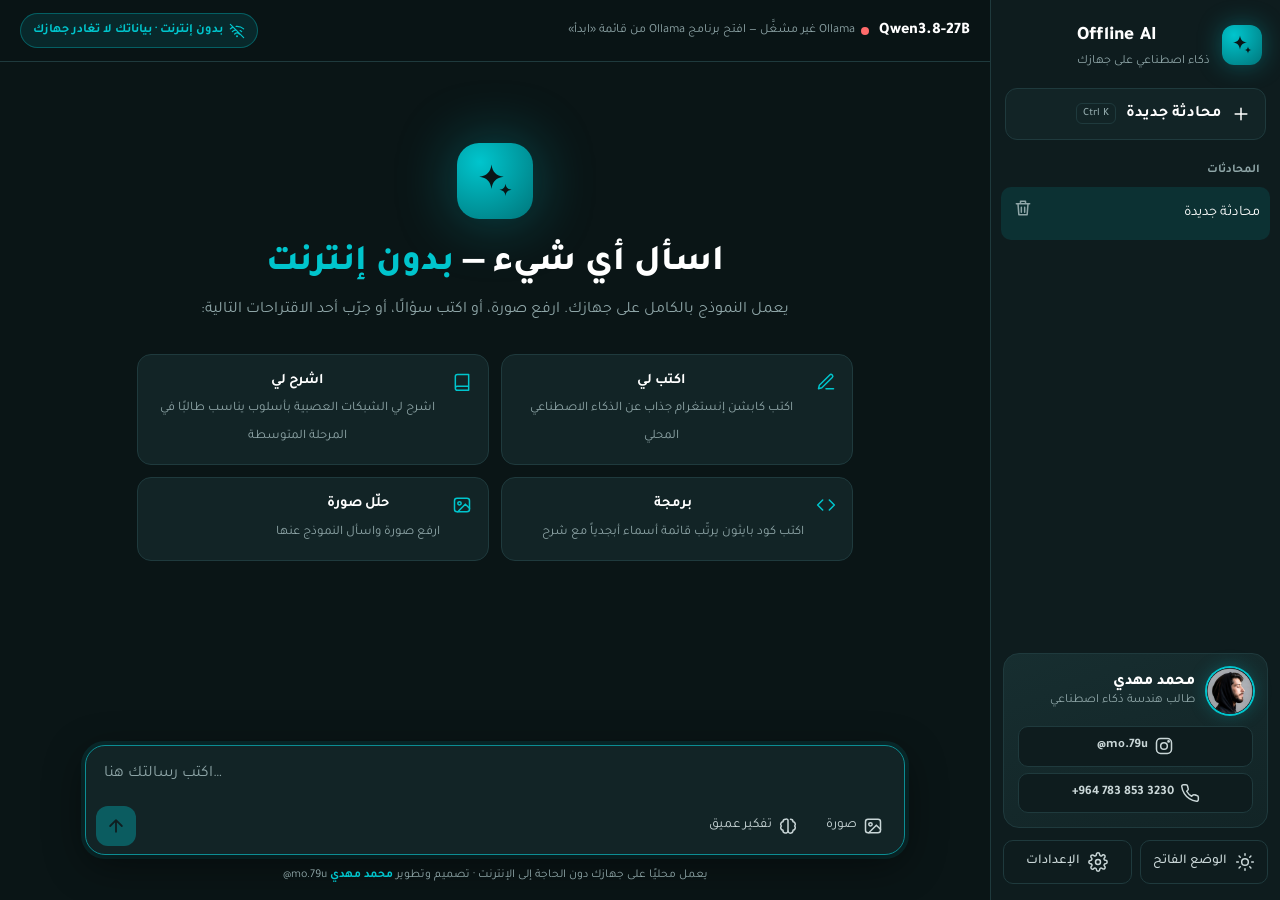
<file: index.html>
<!doctype html>
<!--
  Offline AI — chat with a local AI model, 100% offline.
  Designed & developed by Mohammed Mahdi (محمد مهدي) — Instagram @mo.79u
  MIT License — keep this notice when you share or modify the project.
-->
<html lang="ar" dir="rtl" data-theme="dark">
<head>
<meta charset="utf-8">
<meta name="viewport" content="width=device-width, initial-scale=1, viewport-fit=cover">
<meta name="author" content="Mohammed Mahdi (@mo.79u)">
<meta name="description" content="Offline AI — واجهة محادثة عربية لنماذج الذكاء الاصطناعي المحلية بدون إنترنت. تصميم وتطوير محمد مهدي.">
<title>Offline AI</title>
<link rel="icon" href="assets/favicon.svg" type="image/svg+xml">
<link rel="stylesheet" href="assets/app.css">
<script>
  // apply saved theme before first paint (no flash)
  try { const t = localStorage.getItem('oq.theme'); if (t) document.documentElement.dataset.theme = t; } catch {}
</script>
</head>
<body>
<svg width="0" height="0" style="position:absolute" aria-hidden="true">
  <symbol id="i-mark" viewBox="0 0 24 24"><path d="M10 2.5c.6 4.4 2.6 6.4 7 7-4.4.6-6.4 2.6-7 7-.6-4.4-2.6-6.4-7-7 4.4-.6 6.4-2.6 7-7Z" fill="currentColor"/><path d="M18 13.5c.3 2.2 1.3 3.2 3.5 3.5-2.2.3-3.2 1.3-3.5 3.5-.3-2.2-1.3-3.2-3.5-3.5 2.2-.3 3.2-1.3 3.5-3.5Z" fill="currentColor"/></symbol>
  <symbol id="i-plus" viewBox="0 0 24 24"><path d="M12 5v14M5 12h14"/></symbol>
  <symbol id="i-send" viewBox="0 0 24 24"><path d="M12 19V5M5 12l7-7 7 7"/></symbol>
  <symbol id="i-stop" viewBox="0 0 24 24"><rect x="7" y="7" width="10" height="10" rx="2" fill="currentColor" stroke="none"/></symbol>
  <symbol id="i-image" viewBox="0 0 24 24"><rect x="3" y="4" width="18" height="16" rx="3"/><circle cx="9" cy="10" r="2"/><path d="m21 16-5-5-9 9"/></symbol>
  <symbol id="i-brain" viewBox="0 0 24 24"><path d="M9 4a3 3 0 0 0-3 3 3 3 0 0 0-2 5 3 3 0 0 0 2 5 3 3 0 0 0 6 1V5a2 2 0 0 0-3-1Z"/><path d="M15 4a3 3 0 0 1 3 3 3 3 0 0 1 2 5 3 3 0 0 1-2 5 3 3 0 0 1-6 1"/></symbol>
  <symbol id="i-x" viewBox="0 0 24 24"><path d="M6 6l12 12M18 6 6 18"/></symbol>
  <symbol id="i-trash" viewBox="0 0 24 24"><path d="M4 7h16M10 11v6M14 11v6M6 7l1 13h10l1-13M9 7V4h6v3"/></symbol>
  <symbol id="i-copy" viewBox="0 0 24 24"><rect x="9" y="9" width="11" height="11" rx="2"/><path d="M5 15V5a1 1 0 0 1 1-1h10"/></symbol>
  <symbol id="i-check" viewBox="0 0 24 24"><path d="m5 12 5 5L20 7"/></symbol>
  <symbol id="i-redo" viewBox="0 0 24 24"><path d="M20 11a8 8 0 1 0-2.3 5.7M20 4v7h-7"/></symbol>
  <symbol id="i-gear" viewBox="0 0 24 24"><circle cx="12" cy="12" r="3"/><path d="M19.4 15a1.7 1.7 0 0 0 .3 1.8l.1.1a2 2 0 1 1-2.8 2.8l-.1-.1a1.7 1.7 0 0 0-1.8-.3 1.7 1.7 0 0 0-1 1.5V21a2 2 0 1 1-4 0v-.1a1.7 1.7 0 0 0-1.1-1.5 1.7 1.7 0 0 0-1.8.3l-.1.1a2 2 0 1 1-2.8-2.8l.1-.1a1.7 1.7 0 0 0 .3-1.8 1.7 1.7 0 0 0-1.5-1H3a2 2 0 1 1 0-4h.1a1.7 1.7 0 0 0 1.5-1.1 1.7 1.7 0 0 0-.3-1.8l-.1-.1a2 2 0 1 1 2.8-2.8l.1.1a1.7 1.7 0 0 0 1.8.3H9a1.7 1.7 0 0 0 1-1.5V3a2 2 0 1 1 4 0v.1a1.7 1.7 0 0 0 1 1.5 1.7 1.7 0 0 0 1.8-.3l.1-.1a2 2 0 1 1 2.8 2.8l-.1.1a1.7 1.7 0 0 0-.3 1.8V9a1.7 1.7 0 0 0 1.5 1H21a2 2 0 1 1 0 4h-.1a1.7 1.7 0 0 0-1.5 1Z"/></symbol>
  <symbol id="i-moon" viewBox="0 0 24 24"><path d="M21 12.8A9 9 0 1 1 11.2 3a7 7 0 0 0 9.8 9.8Z"/></symbol>
  <symbol id="i-sun" viewBox="0 0 24 24"><circle cx="12" cy="12" r="4"/><path d="M12 2v2M12 20v2M4.9 4.9l1.4 1.4M17.7 17.7l1.4 1.4M2 12h2M20 12h2M4.9 19.1l1.4-1.4M17.7 6.3l1.4-1.4"/></symbol>
  <symbol id="i-menu" viewBox="0 0 24 24"><path d="M4 7h16M4 12h16M4 17h16"/></symbol>
  <symbol id="i-wifi-off" viewBox="0 0 24 24"><path d="M2 2l20 20M8.5 16.5a5 5 0 0 1 7 0M5 13a10 10 0 0 1 5.2-2.8M19 13a10 10 0 0 0-2.3-1.7M2 8.8a15 15 0 0 1 4.2-2.6M22 8.8A15 15 0 0 0 10.7 5"/><circle cx="12" cy="20" r=".6" fill="currentColor"/></symbol>
  <symbol id="i-ig" viewBox="0 0 24 24"><rect x="3" y="3" width="18" height="18" rx="5"/><circle cx="12" cy="12" r="4"/><circle cx="17.5" cy="6.5" r=".8" fill="currentColor"/></symbol>
  <symbol id="i-phone" viewBox="0 0 24 24"><path d="M22 16.9v3a2 2 0 0 1-2.2 2 19.8 19.8 0 0 1-8.6-3.1 19.5 19.5 0 0 1-6-6A19.8 19.8 0 0 1 2.1 4.2 2 2 0 0 1 4.1 2h3a2 2 0 0 1 2 1.7c.1 1 .4 1.9.7 2.8a2 2 0 0 1-.5 2.1L8 9.9a16 16 0 0 0 6 6l1.3-1.3a2 2 0 0 1 2.1-.4c.9.3 1.8.6 2.8.7a2 2 0 0 1 1.7 2Z"/></symbol>
  <symbol id="i-pen" viewBox="0 0 24 24"><path d="M12 20h9M16.5 3.5a2.1 2.1 0 0 1 3 3L7 19l-4 1 1-4Z"/></symbol>
  <symbol id="i-code" viewBox="0 0 24 24"><path d="m16 18 6-6-6-6M8 6l-6 6 6 6"/></symbol>
  <symbol id="i-book" viewBox="0 0 24 24"><path d="M4 19.5A2.5 2.5 0 0 1 6.5 17H20V3H6.5A2.5 2.5 0 0 0 4 5.5v14ZM4 19.5A2.5 2.5 0 0 0 6.5 22H20v-5"/></symbol>
</svg>

<div class="app" id="app">
  <!-- ── Sidebar ── -->
  <aside class="sidebar" aria-label="القائمة">
    <div class="brand">
      <div class="brand-mark"><svg><use href="#i-mark"/></svg></div>
      <div>
        <div class="brand-name">Offline AI</div>
        <div class="brand-sub">ذكاء اصطناعي على جهازك</div>
      </div>
    </div>

    <button class="new-chat" id="newChat"><svg class="icon"><use href="#i-plus"/></svg> محادثة جديدة <kbd>Ctrl K</kbd></button>

    <div class="side-label">المحادثات</div>
    <nav class="chats" id="chatList"></nav>

    <div class="creator" id="creator">
      <div class="creator-top">
        <img src="assets/logo.png" alt="محمد مهدي">
        <div>
          <div class="name" id="creatorName"></div>
          <div class="bio" id="creatorBio"></div>
        </div>
      </div>
      <div class="creator-links" id="creatorLinks"></div>
    </div>
    <div class="side-actions">
      <button class="ghost-btn" id="themeBtn"><svg class="icon"><use href="#i-sun"/></svg><span>الوضع الفاتح</span></button>
      <button class="ghost-btn" id="settingsBtn"><svg class="icon"><use href="#i-gear"/></svg>الإعدادات</button>
    </div>
  </aside>
  <div class="scrim" id="scrim"></div>

  <!-- ── Main ── -->
  <main class="main" id="main">
    <header class="topbar">
      <button class="menu-btn" id="menuBtn" aria-label="فتح القائمة"><svg class="icon"><use href="#i-menu"/></svg></button>
      <div class="model-chip">
        <span class="model-name" id="modelName">—</span>
        <span class="status wait" id="status"><span class="dot"></span><span id="statusText">جاري الاتصال…</span></span>
      </div>
      <span class="offline-badge"><svg class="icon" style="width:16px;height:16px"><use href="#i-wifi-off"/></svg><span>بدون إنترنت<span class="long"> · بياناتك لا تغادر جهازك</span></span></span>
    </header>

    <div class="scroll" id="scroll">
      <section class="hero" id="hero">
        <div class="hero-mark"><svg><use href="#i-mark"/></svg></div>
        <h1>اسأل أي شيء — <em>بدون إنترنت</em></h1>
        <p>يعمل النموذج بالكامل على جهازك. ارفع صورة، أو اكتب سؤالًا، أو جرّب أحد الاقتراحات التالية:</p>
        <div class="suggestions" id="suggestions"></div>
      </section>
      <div class="thread" id="thread"></div>
    </div>

    <div class="composer-wrap">
      <form class="composer" id="composer">
        <div class="attachments" id="attachments"></div>
        <label class="sr" for="input">رسالتك</label>
        <textarea id="input" rows="1" placeholder="اكتب رسالتك هنا…" dir="auto"></textarea>
        <div class="composer-row">
          <button type="button" class="tool" id="attachBtn" title="إرفاق صورة"><svg class="icon"><use href="#i-image"/></svg><span class="lbl">صورة</span></button>
          <button type="button" class="tool" id="thinkBtn" aria-pressed="false" title="اجعل النموذج يفكّر قبل الإجابة (أبطأ وأدق)"><svg class="icon"><use href="#i-brain"/></svg><span class="lbl">تفكير عميق</span></button>
          <input type="file" id="fileInput" accept="image/*" multiple hidden>
          <button type="submit" class="send" id="sendBtn" disabled aria-label="إرسال"><svg class="icon"><use href="#i-send"/></svg></button>
        </div>
      </form>
      <div class="footnote" id="footnote"></div>
    </div>

    <div class="dropzone" id="dropzone">أفلت الصورة هنا</div>
  </main>
</div>

<!-- ── Settings ── -->
<div class="modal-back" id="settingsModal">
  <div class="modal" role="dialog" aria-modal="true" aria-labelledby="setTitle">
    <h2 id="setTitle">الإعدادات</h2>
    <p class="sub">يُحدَّد المحرّك تلقائيًا: إذا شغّلت <b>start-lowmem.bat</b> فسيُستخدم llama-server، وإلا فسيُستخدم Ollama.</p>

    <div class="field">
      <label>المحرّك</label>
      <div class="seg" id="engineSeg">
        <button type="button" data-v="auto">تلقائي</button>
        <button type="button" data-v="ollama">Ollama</button>
        <button type="button" data-v="llamacpp">llama-server</button>
      </div>
    </div>
    <div class="field" id="modelField">
      <label for="modelSelect">النموذج (Ollama)</label>
      <select id="modelSelect" class="ltr"></select>
      <small>النماذج التي نزّلتها بالأمر <code>ollama pull</code>.</small>
    </div>
    <div class="field">
      <label for="ollamaUrl">عنوان Ollama</label>
      <input id="ollamaUrl" class="ltr" placeholder="http://127.0.0.1:11434">
    </div>
    <div class="field">
      <label for="llamaUrl">عنوان llama-server</label>
      <input id="llamaUrl" class="ltr" placeholder="http://127.0.0.1:8089">
    </div>
    <div class="field">
      <label for="temp">الإبداع (Temperature): <span id="tempVal"></span></label>
      <input type="range" id="temp" min="0" max="1.5" step="0.05">
      <small>أقل = أدق وأثبت · أعلى = أكثر إبداعاً وتنوعاً.</small>
    </div>
    <div class="field">
      <label for="system">تعليمات ثابتة للنموذج (اختياري)</label>
      <textarea id="system" rows="3" dir="auto" placeholder="مثال: أجب باختصار وبأسلوب بسيط."></textarea>
    </div>
    <div class="modal-actions">
      <button type="button" class="btn" id="clearAll">حذف جميع المحادثات</button>
      <button type="button" class="btn primary" id="saveSettings">حفظ</button>
    </div>
  </div>
</div>

<div class="toast" id="toast"></div>
<script src="assets/app.js"></script>
</body>
</html>
</file>
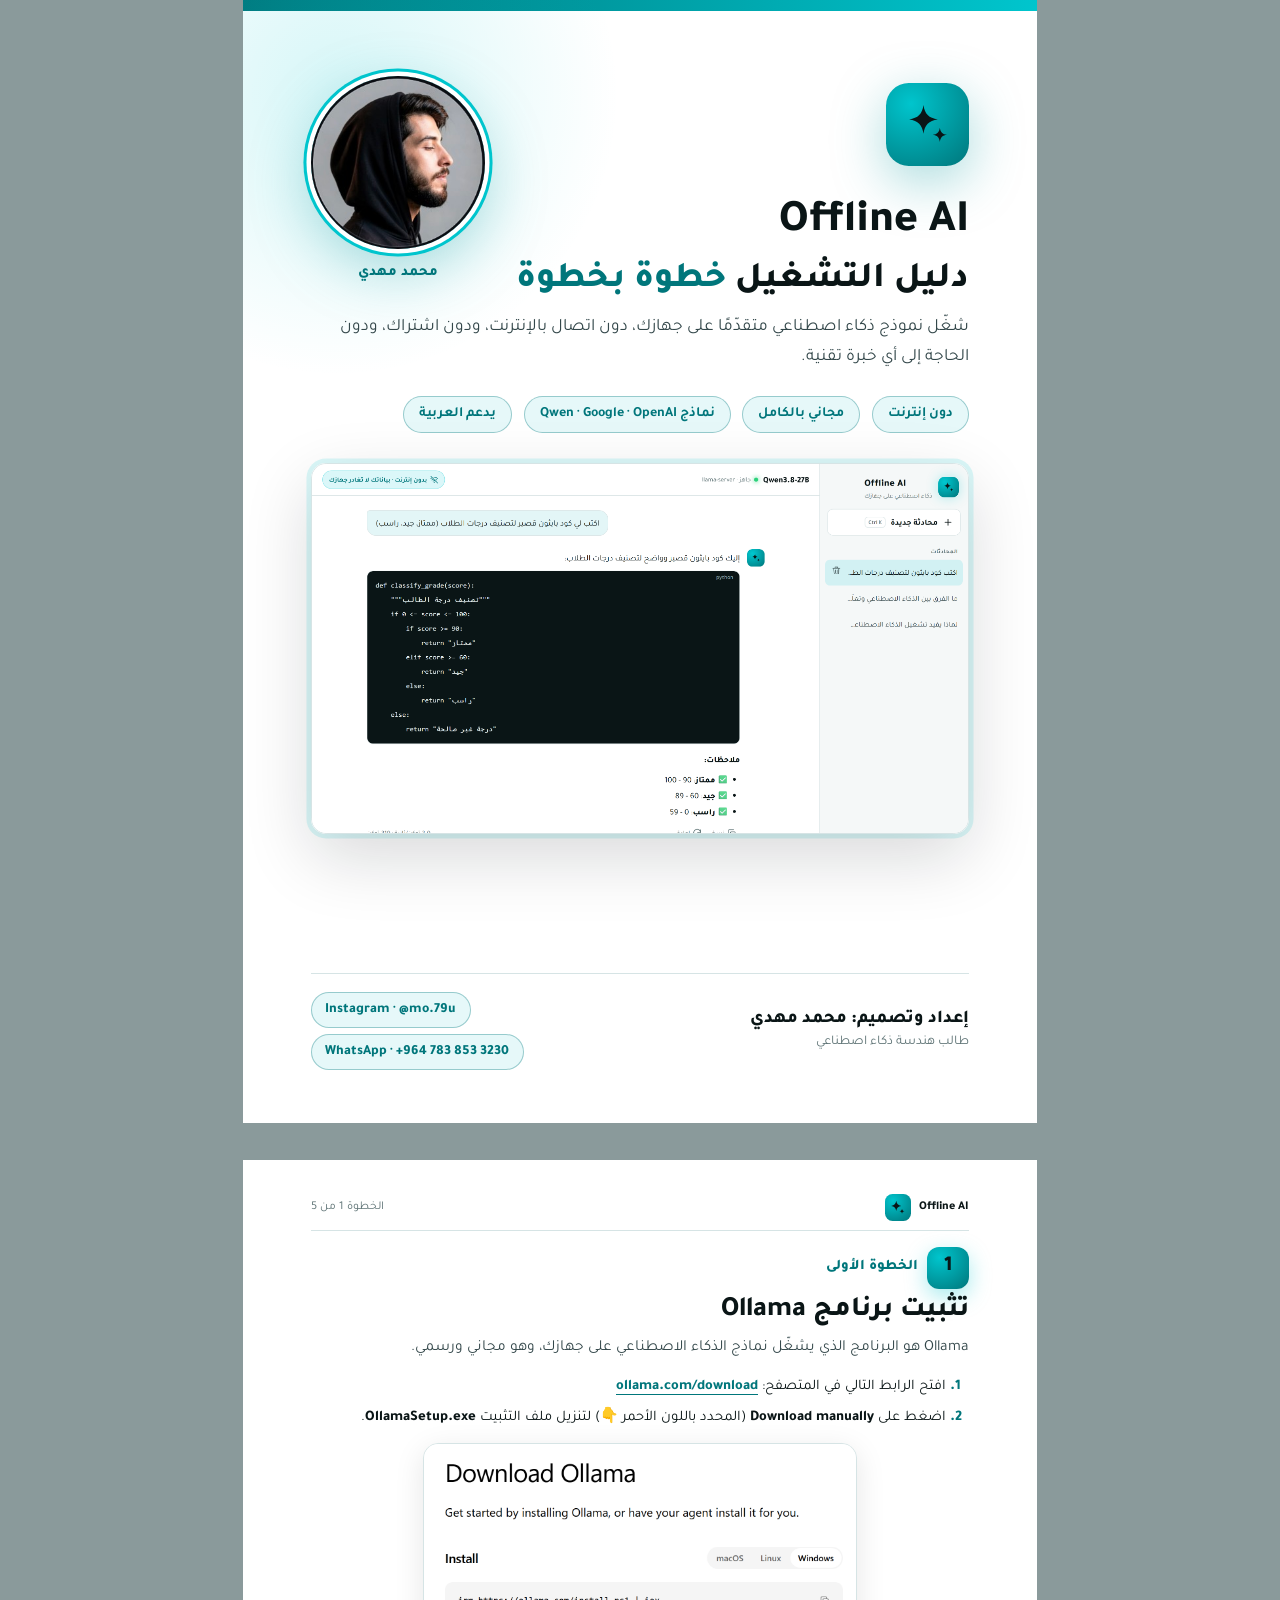
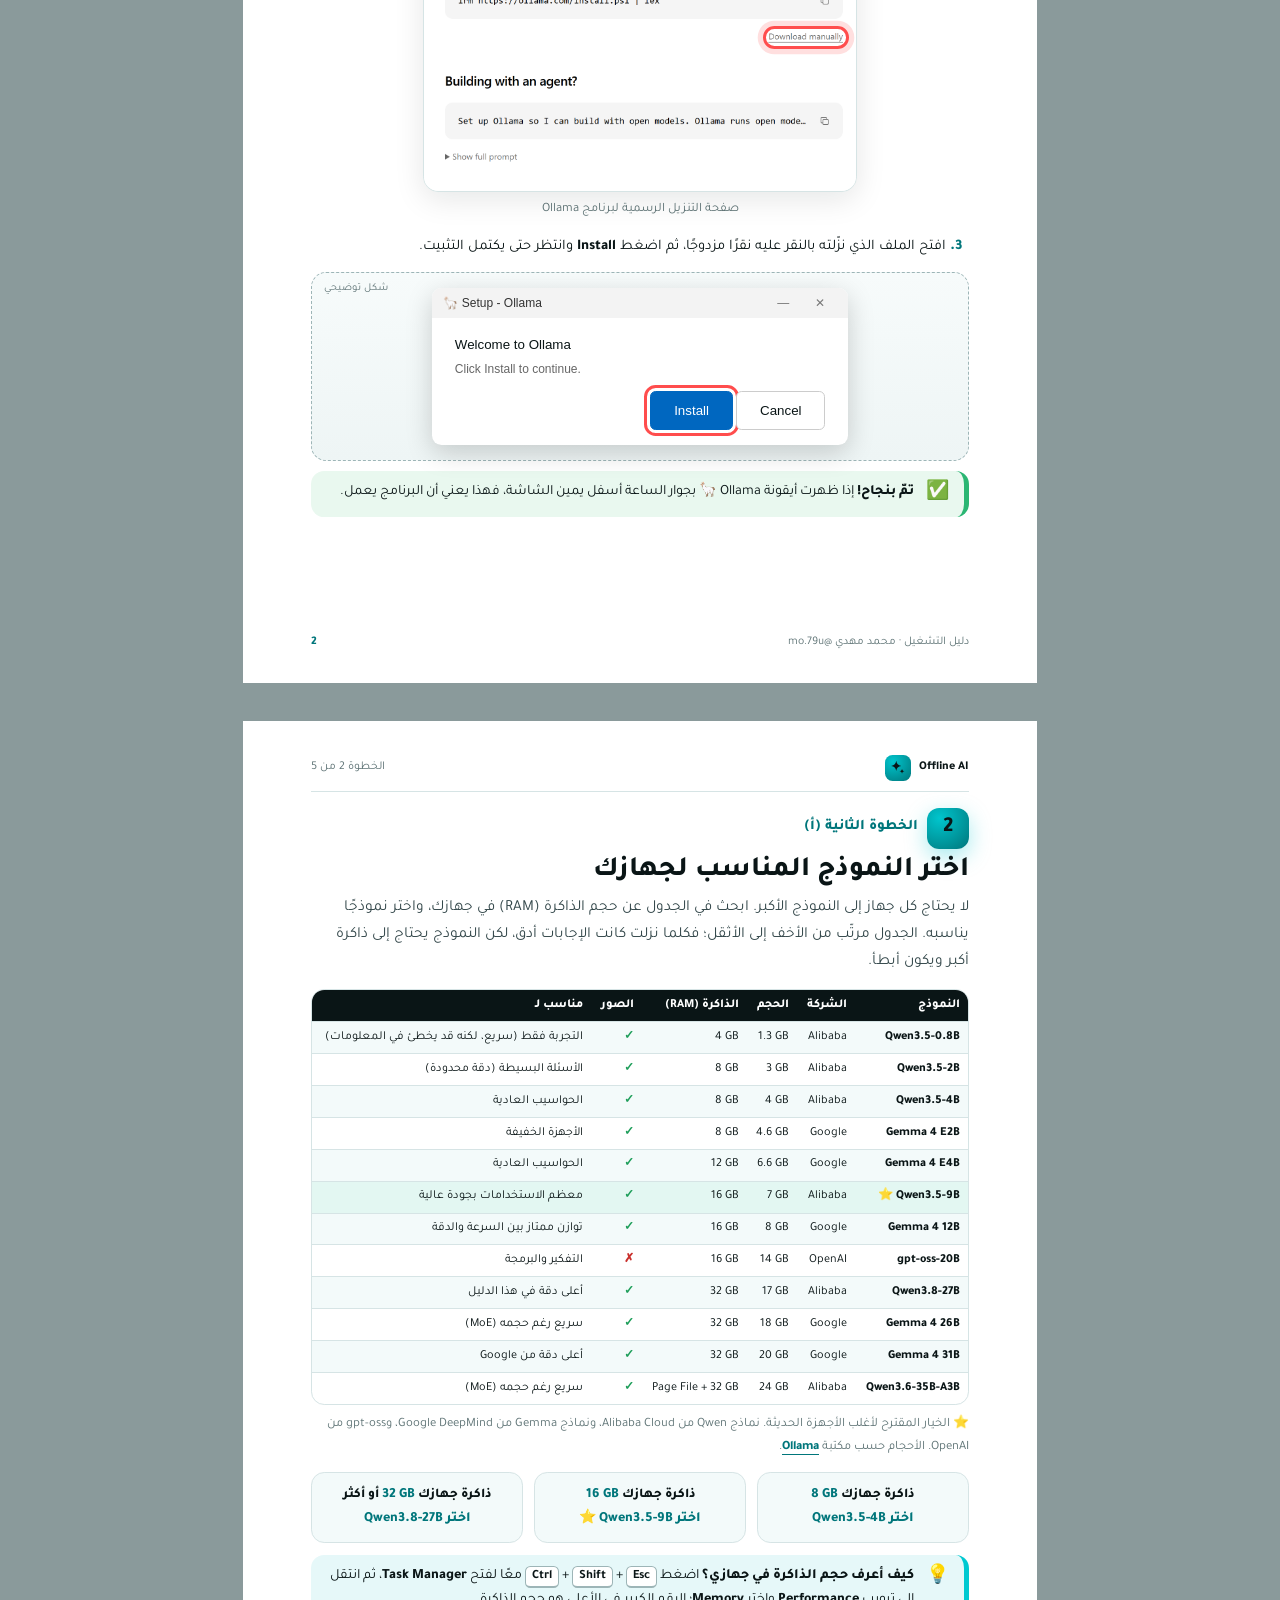
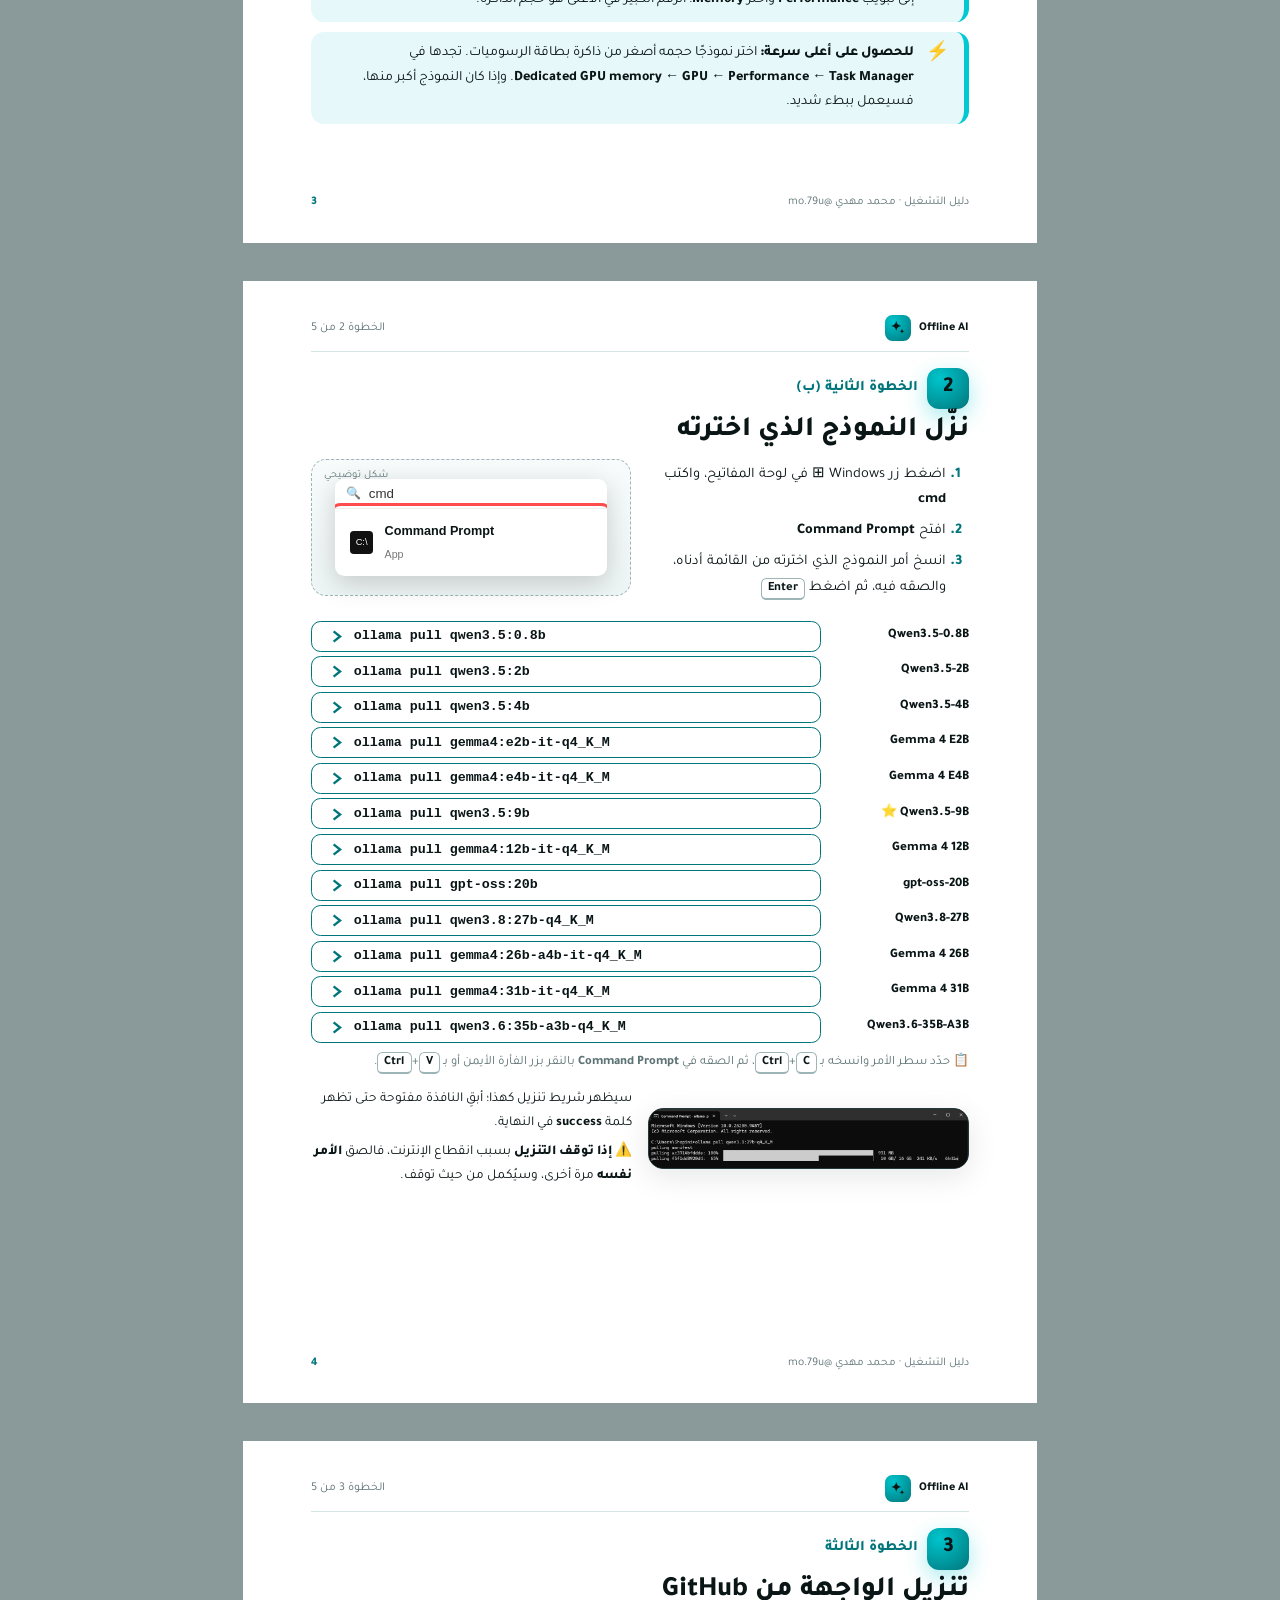
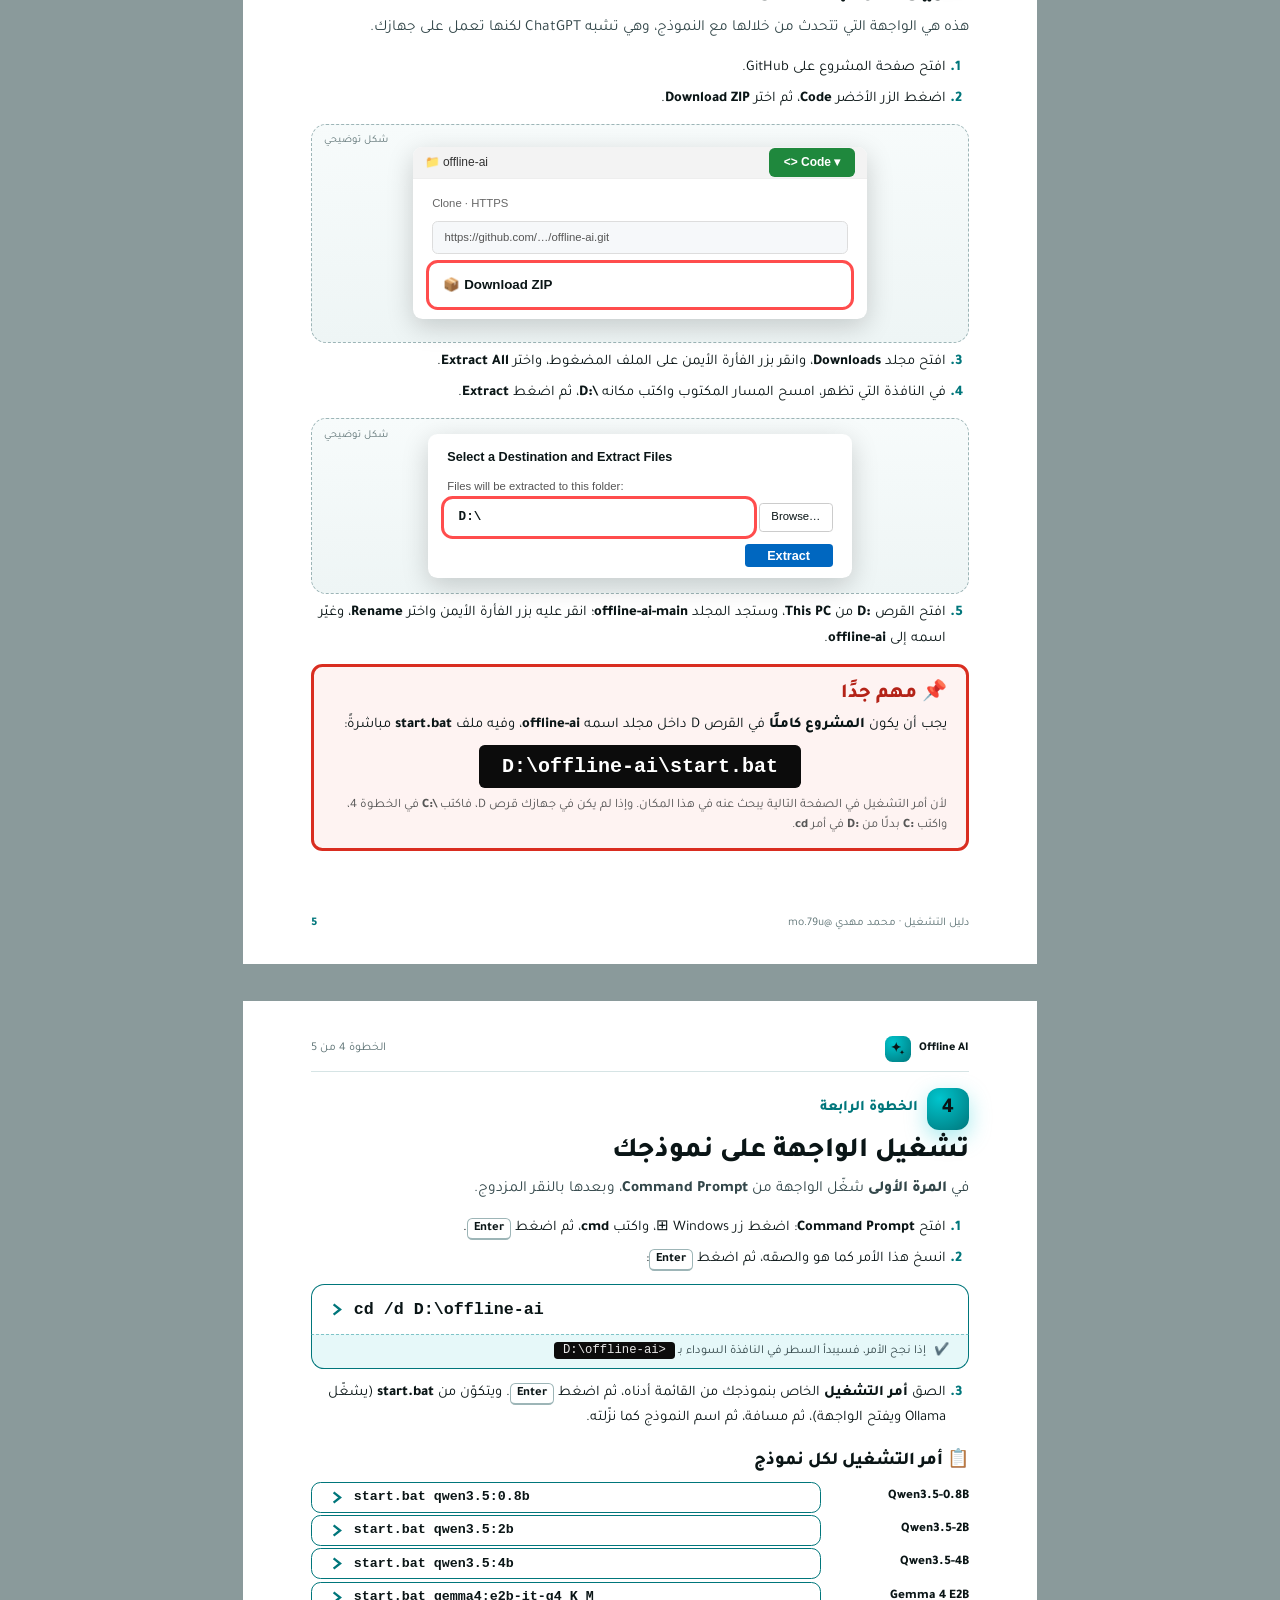
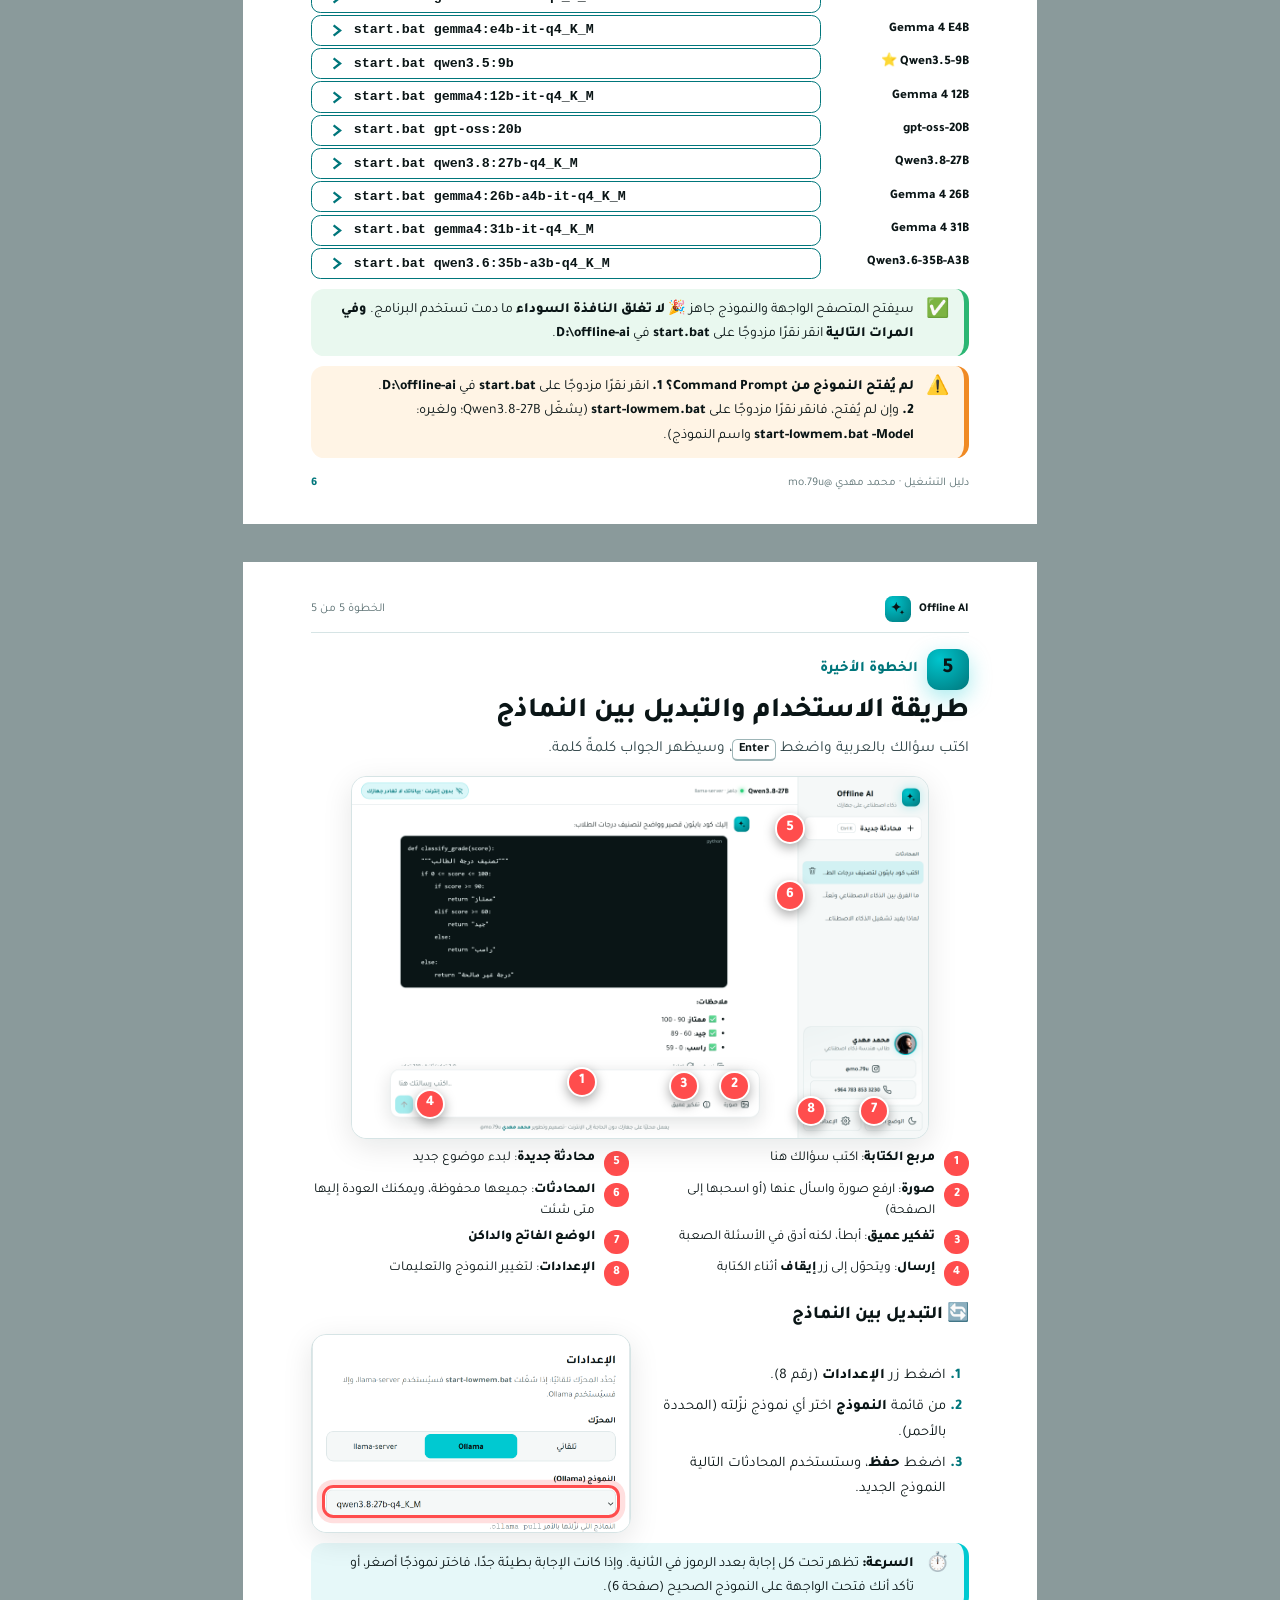
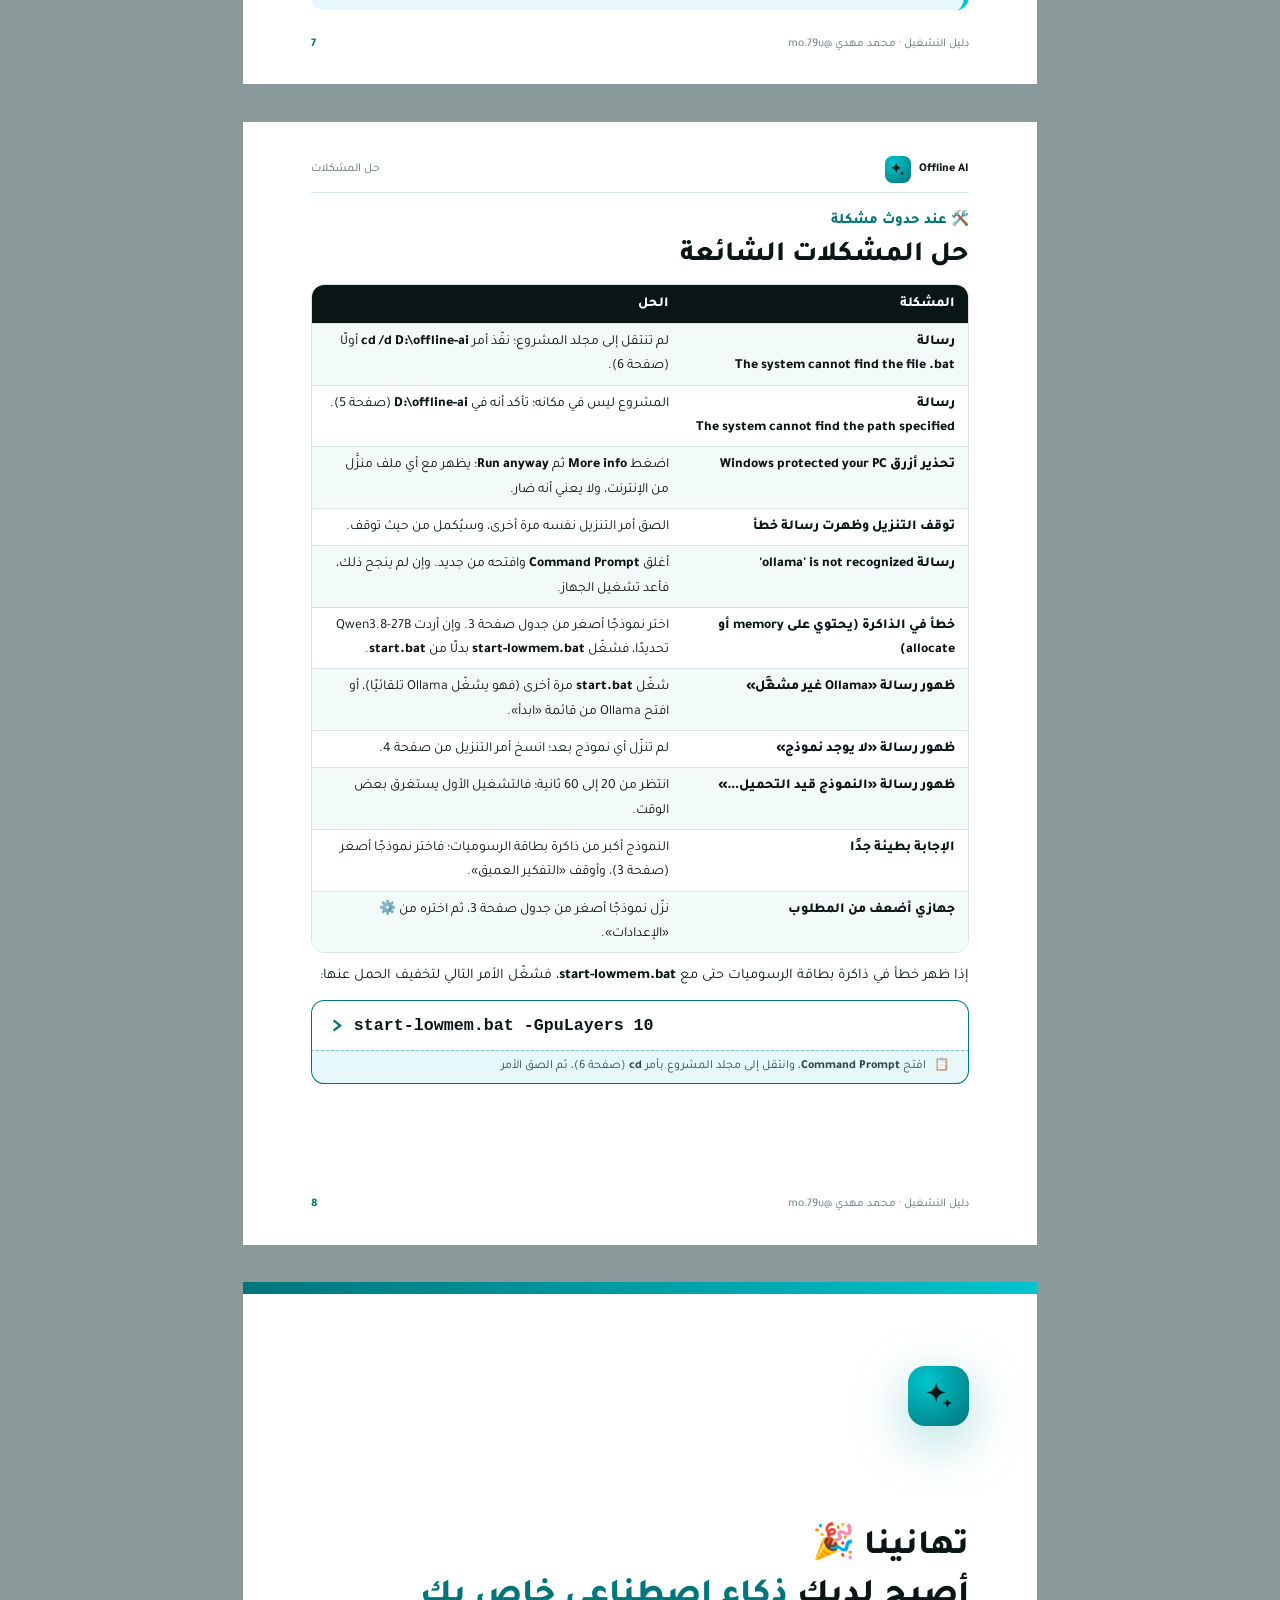
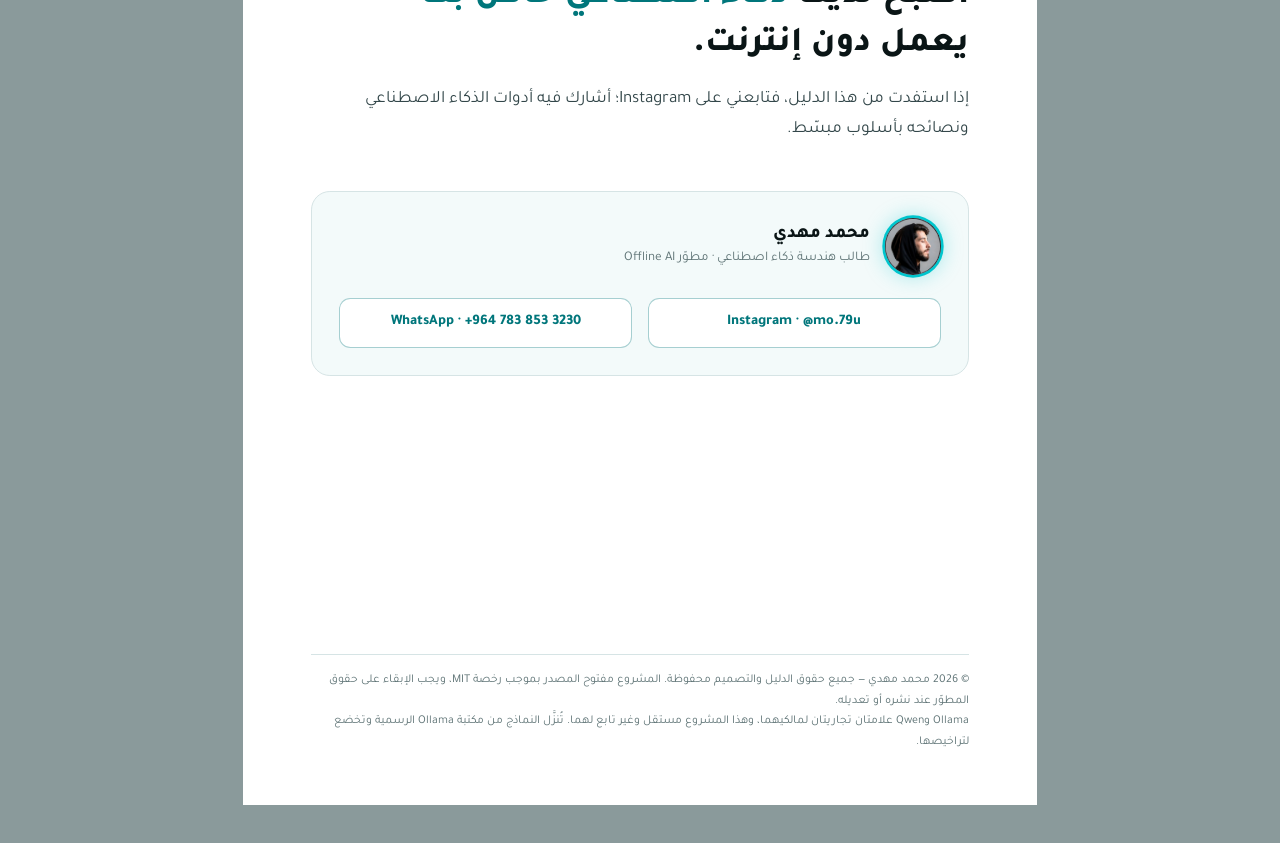
<file: docs/guide/guide.html>
<!doctype html>
<!-- Offline AI — دليل التشغيل خطوة بخطوة
     (c) 2026 Mohammed Mahdi (محمد مهدي) — Instagram @mo.79u -->
<html lang="ar" dir="rtl">
<head>
<meta charset="utf-8">
<title>Offline AI — دليل التشغيل</title>
<style>
@font-face { font-family: Tajawal; font-weight: 400; src: url(../../assets/fonts/Tajawal-400.ttf); }
@font-face { font-family: Tajawal; font-weight: 500; src: url(../../assets/fonts/Tajawal-500.ttf); }
@font-face { font-family: Tajawal; font-weight: 700; src: url(../../assets/fonts/Tajawal-700.ttf); }
@font-face { font-family: Tajawal; font-weight: 800; src: url(../../assets/fonts/Tajawal-800.ttf); }

/* هوية محمد مهدي — الفيروزي على الأبيض */
:root {
  --bg: #0A1516; --ink: #0A1516; --ink-2: #33474A; --mut: #5E7375;
  --acc: #00C9D1; --clay: #00767B; --soft: #E6F8F9; --soft-2: #F3FAFA; --line: #D6E4E5;
  --warn-bg: #FFF4E5;
}
@page { size: A4; margin: 0; }
* { box-sizing: border-box; -webkit-print-color-adjust: exact; print-color-adjust: exact; }
html, body { margin: 0; background: #8a9a9b; }
body { font: 400 11pt/1.75 Tajawal, sans-serif; color: var(--ink); }
.page {
  width: 210mm; height: 297mm; margin: 0 auto 10mm; background: #fff; position: relative; overflow: hidden;
  padding: 19mm 18mm 18mm; page-break-after: always; break-after: page;
}
.w66 { width: 66%; } .w72 { width: 72%; } .w88 { width: 88%; }
.w66, .w72, .w88 { margin-inline: auto !important; }
@media print { html, body { background: none; } .page { margin: 0; } }

b, strong { font-weight: 800; }
/* أسماء تظهر على الشاشة بالإنجليزي كما هي (أزرار، ملفات) */
.lit { direction: ltr; unicode-bidi: isolate; font-weight: 800; white-space: nowrap; }
.sub-steps { margin: 1.5mm 0 0; display: grid; gap: 1mm; }
.sub-steps div, .ss-tag { display: flex; gap: 2mm; align-items: baseline; }
.sub-steps .n, .ss-tag .n { flex: none; width: 5.5mm; height: 5.5mm; border-radius: 50%; display: inline-grid; place-items: center;
  background: var(--clay); color: #fff; font-size: 9pt; transform: translateY(-0.4mm); }
.ss-pair { display: grid; grid-template-columns: 1fr auto 1fr; gap: 3mm; align-items: center; }   /* RTL: «قبل» يمينًا ثم السهم ثم «بعد» */
.ss-tag { font-size: 9.5pt; font-weight: 700; margin-bottom: 2mm; justify-content: center; }
.ss-arrow { font-size: 18pt; color: var(--clay); font-weight: 800; }
.ss-pair .ss { padding: 3.5mm 4mm 3mm; min-height: 38mm; }
.ss-pair .ss h4 { font-size: 11pt; margin-bottom: 1.5mm; }
.ss-pair .ss p { font-size: 7.6pt; margin-bottom: 2mm; }
.ss-pair .ss .more { font-size: 8pt; }
.ss-pair .ss .row { margin-top: 2.5mm; }
.ss-pair .ss .row span { font-size: 8pt; padding: 1.2mm 3mm; }
a { color: var(--clay); font-weight: 800; text-decoration: none; border-bottom: 1px solid currentColor; }

/* إطار الصفحات */
.runner { position: absolute; top: 9mm; inset-inline: 18mm; display: flex; justify-content: space-between; align-items: center;
  font-size: 9pt; color: var(--mut); border-bottom: 1px solid var(--line); padding-bottom: 2.5mm; }
.runner .brand { display: flex; align-items: center; gap: 2mm; font-weight: 800; color: var(--ink); }
.foot { position: absolute; bottom: 8mm; inset-inline: 18mm; display: flex; justify-content: space-between; font-size: 8.8pt; color: var(--mut); }
.foot .pn { font-weight: 800; color: var(--clay); }
.mark { width: 7mm; height: 7mm; border-radius: 2mm; display: inline-grid; place-items: center;
  background: radial-gradient(circle at 30% 25%, #00C5CD, var(--clay)); color: var(--bg); }
.mark svg { width: 4.6mm; height: 4.6mm; }

/* العناوين */
.kicker { display: inline-flex; align-items: center; gap: 2.5mm; font-weight: 800; color: var(--clay); font-size: 11pt; margin: 4mm 0 1mm; }
.step-no { width: 11mm; height: 11mm; border-radius: 3.2mm; display: grid; place-items: center; font-size: 16pt; font-weight: 800;
  background: radial-gradient(circle at 30% 25%, #00C5CD, var(--clay)); color: var(--bg); box-shadow: 0 2mm 6mm rgba(0,197,205,.35); }
h1 { font-size: 21pt; line-height: 1.3; margin: 0 0 1.5mm; font-weight: 800; }
h2 { font-size: 13.5pt; line-height: 1.4; margin: 4.5mm 0 1.5mm; font-weight: 800; }
p { margin: 0 0 2.5mm; }
.lead { font-size: 11.6pt; color: var(--ink-2); margin-bottom: 3.5mm; }

/* صور الشاشة */
.shot { border: 1px solid var(--line); border-radius: 4mm; overflow: hidden; background: var(--soft-2); position: relative; margin: 3mm 0 2mm;
  box-shadow: 0 2mm 8mm rgba(10,21,22,.10); }
.shot img { display: block; width: 100%; }
.shot.dark { background: #0c0c0c; border-color: #22383b; }
.cap { font-size: 9.6pt; color: var(--mut); text-align: center; margin: 0 0 3.5mm; }
.ring { position: absolute; border: 0.8mm solid #FF4D4D; border-radius: 3mm; box-shadow: 0 0 0 1.4mm rgba(255,77,77,.18); }
.pin { position: absolute; width: 8mm; height: 8mm; margin: -4mm 0 0 -4mm; border-radius: 50%; display: grid; place-items: center;
  background: #FF4D4D; color: #fff; font-weight: 800; font-size: 11pt; border: 0.6mm solid #fff; box-shadow: 0 1mm 3mm rgba(0,0,0,.35); }

/* صندوق الأمر — النص نفسه قابل للتحديد والنسخ من ملف PDF؛ علامة > مرسومة بـ CSS فلا تُنسخ معه */
.cmd { background: #FFFFFF; color: var(--ink); border-radius: 3.5mm 3.5mm 0 0; padding: 3.2mm 5mm; margin: 2.5mm 0 0; direction: ltr; text-align: left;
  font: 700 12.5pt/1.5 Consolas, "Cascadia Mono", monospace; border: 0.5mm solid var(--clay); border-bottom: 0; }
.cmd { padding-left: 11mm; background-image: url("data:image/svg+xml,%3Csvg xmlns='http://www.w3.org/2000/svg' viewBox='0 0 10 10'%3E%3Cpath d='M2 1l5 4-5 4' fill='none' stroke='%2300767B' stroke-width='1.8'/%3E%3C/svg%3E"); background-repeat: no-repeat; background-size: 3.4mm; background-position: 5mm center; }
.copy { background: var(--soft); color: var(--ink-2); border: 0.5mm solid var(--clay); border-top: 1px dashed #7FC4C8; border-radius: 0 0 3.5mm 3.5mm;
  font-size: 9.2pt; padding: 1.4mm 5mm; margin: 0 0 3mm; display: flex; gap: 2mm; align-items: center; }
.copy b { color: var(--clay); }
.key { display: inline-block; direction: ltr; border: 1px solid #9DB5B7; border-bottom-width: 2px; border-radius: 1.4mm; padding: 0 1.6mm;
  font: 700 9.5pt/1.5 Tajawal, sans-serif; background: #fff; color: var(--ink); }
.combo { direction: ltr; unicode-bidi: isolate; display: inline-block; white-space: nowrap; }
.copy .key { background: #fff; }

.tip, .warn, .ok { border-radius: 3.5mm; padding: 2.4mm 4mm; margin: 2.5mm 0; font-size: 10.6pt; display: flex; gap: 3mm; align-items: flex-start; }
.tip { background: var(--soft); border-inline-start: 1.4mm solid var(--acc); }
.warn { background: var(--warn-bg); border-inline-start: 1.4mm solid #F08A24; }
.ok { background: #E9F8EF; border-inline-start: 1.4mm solid #2BB673; }
.tip .i, .warn .i, .ok .i { font-size: 14pt; line-height: 1.5; }
ol.steps { margin: 2mm 0 3mm; padding-inline-start: 6mm; }
ol.steps li { margin: 1.4mm 0; }
ol.steps li::marker { color: var(--clay); font-weight: 800; }
.grid2 { display: grid; grid-template-columns: 1fr 1fr; gap: 5mm; align-items: start; }

table { width: 100%; border-collapse: separate; border-spacing: 0; font-size: 10.4pt; margin: 2.5mm 0; border: 1px solid var(--line); border-radius: 3.5mm; overflow: hidden; }
th { background: var(--bg); color: #fff; font-weight: 800; padding: 1.8mm 3.5mm; text-align: start; }
td { padding: 1.6mm 3.5mm; border-top: 1px solid var(--line); vertical-align: top; }
tr:nth-child(even) td { background: var(--soft-2); }
td.t { font-weight: 800; }
td.yes { color: #1E9E5A; font-weight: 800; } td.no { color: #C9302C; font-weight: 800; }

/* رسوم توضيحية (مرسومة، وليست صورًا حقيقية) */
.illus { border: 1px dashed #9DB5B7; border-radius: 4mm; padding: 4mm; background: linear-gradient(180deg, #F7FBFB, #EEF5F5); position: relative; margin: 3mm 0 2mm; }
.illus .lbl { position: absolute; top: 2mm; left: 3mm; font-size: 8pt; color: var(--mut); }
.win { direction: ltr; text-align: left; font-family: "Segoe UI", sans-serif; background: #fff; border-radius: 2.5mm; box-shadow: 0 2mm 7mm rgba(0,0,0,.18); overflow: hidden; margin: 0 auto; }
.win .bar { height: 8mm; display: flex; align-items: center; padding: 0 3mm; font-size: 9pt; color: #333; background: #F3F3F3; gap: 2mm; }
.win .bar .x { margin-left: auto; letter-spacing: 3mm; color: #777; }
.btn-w { display: inline-block; padding: 1.8mm 6mm; border-radius: 1.5mm; font-size: 10pt; border: 1px solid #ccc; background: #fff; }
.btn-w.pri { background: #0067C0; color: #fff; border-color: #0067C0; }
.hl { outline: 0.8mm solid #FF4D4D; outline-offset: 1mm; border-radius: 1.5mm; }
.ss { background: #0B5CAD; color: #fff; padding: 4.5mm 6mm 4mm; }
.ss h4 { margin: 0 0 2mm; font: 600 14pt "Segoe UI", sans-serif; }
.ss p { font-size: 9.5pt; margin: 0 0 3mm; opacity: .95; }
.ss .more { text-decoration: underline; font-size: 9.5pt; }
.ss .row { display: flex; justify-content: flex-end; gap: 2mm; margin-top: 3mm; }
.ss .row span { border: 1px solid #fff; padding: 1.6mm 5mm; font-size: 9.5pt; }

/* الغلاف والصفحة الأخيرة — أبيض بالفيروزي */
.cover, .back { background: #fff; padding: 22mm 18mm; }
.cover::before, .back::before { content: ""; position: absolute; inset: 0 0 auto 0; height: 3mm; background: linear-gradient(90deg, var(--clay), #00C5CD); }
.cover .glow { position: absolute; width: 170mm; height: 170mm; border-radius: 50%; background: radial-gradient(circle, rgba(0,201,209,.16), transparent 62%); top: -60mm; left: -60mm; }
.cover .dots { position: absolute; top: 14mm; left: 16mm; width: 46mm; height: 30mm;
  background-image: radial-gradient(rgba(0,118,123,.25) 0.5mm, transparent 0.6mm); background-size: 4mm 4mm; }
.big-mark { width: 22mm; height: 22mm; border-radius: 6mm; display: grid; place-items: center; color: var(--bg); position: relative;
  background: radial-gradient(circle at 30% 25%, #00C5CD, var(--clay)); box-shadow: 0 4mm 14mm rgba(0,150,156,.35); }
.big-mark svg { width: 13mm; height: 13mm; }
.cover .name { font-size: 34pt; font-weight: 800; margin: 8mm 0 0; line-height: 1.2; color: var(--ink); position: relative; }
.cover h1 { font-size: 27pt; margin: 2mm 0 2mm; position: relative; }
.cover h1 em { font-style: normal; color: var(--clay); }
.cover .sub { color: var(--ink-2); font-size: 13pt; position: relative; }
.cover .pills { display: flex; gap: 3mm; flex-wrap: wrap; margin: 6mm 0 8mm; position: relative; }
.cover .pills span { border: 1px solid rgba(0,118,123,.35); color: var(--clay); background: var(--soft); padding: 1.4mm 4mm; border-radius: 99mm; font-size: 10.5pt; font-weight: 700; }
.cover .hero-shot { border-radius: 4mm; overflow: hidden; border: 1px solid var(--line); position: relative;
  box-shadow: 0 6mm 18mm rgba(10,21,22,.16), 0 0 0 1.2mm rgba(0,201,209,.14); }
.cover .hero-shot img { display: block; width: 100%; }
.author { display: flex; align-items: center; gap: 4mm; }
.author img { width: 15mm; height: 15mm; border-radius: 50%; box-shadow: 0 0 0 0.7mm #00C5CD, 0 0 6mm rgba(0,197,205,.4); }
.author .n { font-weight: 800; font-size: 13.5pt; line-height: 1.3; }
.author .b { color: var(--mut); font-size: 10pt; }
.author .h { margin-inline-start: auto; direction: ltr; color: var(--clay); font-weight: 800; font-size: 12pt; }
.cover .author { position: absolute; bottom: 14mm; inset-inline: 18mm; border-top: 1px solid var(--line); padding-top: 5mm; }
.contact { margin-inline-start: auto; display: flex; flex-direction: column; gap: 1.6mm; align-items: flex-end; }
.contact a { font-size: 10.5pt; padding: 1.2mm 3.5mm; border: 1px solid rgba(0,118,123,.35); border-radius: 99mm; background: var(--soft); }
/* صفحة النموذج */
.facts { display: grid; grid-template-columns: 1fr 1fr 1fr; gap: 3mm; margin: 3mm 0; }
.fact { border: 1px solid var(--line); border-radius: 3.5mm; padding: 3mm 3.5mm; background: linear-gradient(180deg, #fff, var(--soft-2)); }
.fact .v { font-size: 14pt; font-weight: 800; color: var(--clay); line-height: 1.3; }
.fact .k { font-size: 9.5pt; font-weight: 700; color: var(--ink); margin-bottom: 1mm; }
.fact p { font-size: 8.8pt; line-height: 1.6; color: var(--ink-2); margin: 0; }
.bench { display: grid; gap: 2mm; margin: 2mm 0 1mm; }
.bench > div { display: grid; grid-template-columns: 50mm 1fr 12mm; align-items: center; gap: 3mm; }
.bench .bn { font-weight: 800; font-size: 10pt; line-height: 1.25; }
.bench .bn small { display: block; font-weight: 500; color: var(--mut); font-size: 8.5pt; }
.bench .bar { height: 4mm; border-radius: 99mm; background: var(--soft); overflow: hidden; }
.bench .bar i { display: block; height: 100%; border-radius: 99mm; background: linear-gradient(270deg, var(--clay), #00C5CD); }
.nb { white-space: nowrap; }
.nw { direction: ltr; unicode-bidi: isolate; white-space: nowrap; display: inline-block; }
.bench b { color: var(--clay); font-size: 11pt; text-align: center; }

/* صفحة اختيار النموذج */
table.models { font-size: 9.6pt; }
table.models th, table.models td { padding: 1.5mm 2.4mm; }
table.models tr.pick td { background: #E3F7F2; }
.must { border: 0.8mm solid #D92D20; background: #FEF3F2; border-radius: 3mm; padding: 3mm 5mm; margin: 3mm 0 0; font-size: 11pt; line-height: 1.6; }
.must-h { font-size: 15pt; font-weight: 800; color: #B42318; margin-bottom: 1mm; }
.must-path { margin: 2mm auto; width: fit-content; background: #0C0C0C; color: #fff; border-radius: 1.5mm; padding: 1.5mm 6mm; font-family: Consolas, monospace; font-size: 15pt; font-weight: 700; }
.must-s { font-size: 9.6pt; color: #555; }
.cmd-list { display: grid; gap: 1.6mm; margin: 2mm 0 2.5mm; }
.cmd-list > div { display: grid; grid-template-columns: 36mm 1fr; align-items: center; gap: 3mm; }
.lbl2 { font-weight: 800; font-size: 9.8pt; }
.cmd.sm { margin: 0; border-radius: 2.5mm; border-bottom: 0.5mm solid var(--clay); font-size: 10.5pt; padding-top: 1.6mm; padding-bottom: 1.6mm; }

/* الغلاف: لقطة محادثة مقصوصة من الأعلى */
.hero-crop { height: 98mm; }
.hero-crop img { height: 100%; object-fit: cover; object-position: top; }
table.models.all { font-size: 9.2pt; }
table.models.all th, table.models.all td { padding: 1.25mm 2.2mm; }
.anatomy { display: flex; align-items: stretch; gap: 3mm; margin: 2mm 0 1mm; direction: ltr; }
.anatomy .part { flex: 1; background: var(--soft); border: 0.5mm solid var(--clay); border-radius: 3mm; padding: 2mm 3.5mm; text-align: center; }
.anatomy .part code { display: block; font-family: Consolas, monospace; font-size: 12pt; font-weight: 700; color: var(--ink); }
.anatomy .part span { display: block; direction: rtl; font-size: 8.8pt; color: var(--ink-2); margin-top: 0.8mm; line-height: 1.5; }
.anatomy .plus { align-self: center; font-size: 8.5pt; color: var(--mut); }
.cmd-full { display: grid; gap: 1.2mm; margin: 2mm 0 3mm; }
.cmd-full .lbl2 { margin-top: 1.5mm; }
.cmd-list.run > div { grid-template-columns: 27mm 1fr; }
.cmd-list.run .cmd.sm { font-size: 8.3pt; padding-left: 9mm; background-position: 3.5mm center; }
.anatomy .part code { word-break: break-all; }
.cmd-list.tight { gap: 1.2mm; }
.cmd-list.xt { gap: 0.6mm; margin-bottom: 1.2mm; }
.cmd-list.xt .cmd.sm { padding-top: 0.5mm; padding-bottom: 0.5mm; }
.cmd-list.tight .cmd.sm { padding-top: 1.2mm; padding-bottom: 1.2mm; font-size: 10pt; }
/* دليل سريع لاختيار النموذج */
.pick-guide { display: grid; grid-template-columns: repeat(3, 1fr); gap: 3mm; margin: 3mm 0; }
.pick-guide div { border: 1px solid var(--line); border-radius: 3.5mm; padding: 2.5mm 3mm; text-align: center; background: var(--soft-2); }
.pick-guide b { display: block; font-size: 10pt; }
.pick-guide span { color: var(--clay); font-weight: 800; font-size: 10.5pt; }

/* لقطة الإعدادات مقصوصة على النافذة */
.crop-settings { aspect-ratio: 1.6; margin: 0; }
.crop-settings img { position: absolute; width: 246.3%; max-width: none; left: -73.2%; top: -13.9%; }

/* صورة المطوّر على الغلاف */
.cover-photo { position: absolute; top: 20mm; left: 18mm; width: 46mm; text-align: center; }
.cover-photo img { width: 46mm; height: 46mm; border-radius: 50%; display: block; object-fit: cover;
  box-shadow: 0 0 0 1.2mm #fff, 0 0 0 2mm #00C5CD, 0 5mm 16mm rgba(0,150,156,.35); }
.cover-photo span { display: block; margin-top: 3mm; font-weight: 800; font-size: 11pt; color: var(--clay); }

.toc { list-style: none; padding: 0; margin: 3mm 0; }
.toc li { display: flex; align-items: center; gap: 4mm; padding: 1mm 0; border-bottom: 1px dashed var(--line); font-size: 11.2pt; }
.toc li .no { width: 7.5mm; height: 7.5mm; border-radius: 2.6mm; background: var(--soft); color: var(--clay); font-weight: 800; display: grid; place-items: center; }
.toc li .pg { margin-inline-start: auto; color: var(--mut); font-size: 10.5pt; }

.legend { display: grid; grid-template-columns: 1fr 1fr; gap: 1mm 6mm; margin: 2.5mm 0; font-size: 10.2pt; line-height: 1.6; }
.legend div { display: flex; gap: 2.5mm; align-items: flex-start; }
.legend b.n { flex: none; width: 6.5mm; height: 6.5mm; border-radius: 50%; background: #FF4D4D; color: #fff; display: grid; place-items: center; font-size: 9.5pt; margin-top: .8mm; }
.back .big { font-size: 26pt; font-weight: 800; line-height: 1.4; margin: 26mm 0 4mm; }
.back .big em { font-style: normal; color: var(--clay); }
.back .card { margin-top: 12mm; border: 1px solid var(--line); background: var(--soft-2); border-radius: 5mm; padding: 7mm; }
.back .links { display: flex; gap: 4mm; margin-top: 6mm; }
.back .links a { flex: 1; text-align: center; padding: 3mm; border-radius: 3mm; border: 1px solid rgba(0,118,123,.35); background: #fff; }
.back .legal { position: absolute; bottom: 14mm; inset-inline: 18mm; color: var(--mut); font-size: 9pt; line-height: 1.7; border-top: 1px solid var(--line); padding-top: 4mm; }
</style>
</head>
<body>
<script>
  // معاينة: guide.html?p=3 تعرض الصفحة 3 وحدها (لفحص كل صفحة كصورة)
  const only = new URLSearchParams(location.search).get('p');
  if (only) document.write('<style>body{background:#fff}.page{display:none;margin:0}.page:nth-of-type(' + (+only) + '){display:block}</style>');
</script>
<svg width="0" height="0" style="position:absolute"><symbol id="m" viewBox="0 0 24 24"><path d="M10 2.5c.6 4.4 2.6 6.4 7 7-4.4.6-6.4 2.6-7 7-.6-4.4-2.6-6.4-7-7 4.4-.6 6.4-2.6 7-7Z" fill="currentColor"/><path d="M18 13.5c.3 2.2 1.3 3.2 3.5 3.5-2.2.3-3.2 1.3-3.5 3.5-.3-2.2-1.3-3.2-3.5-3.5 2.2-.3 3.2-1.3 3.5-3.5Z" fill="currentColor"/></symbol></svg>

<!-- ═════════ 1. الغلاف ═════════ -->
<section class="page cover">
  <div class="glow"></div>
  <div class="cover-photo"><img src="../../assets/logo.png" alt="محمد مهدي"><span>محمد مهدي</span></div>
  <div class="big-mark"><svg><use href="#m"/></svg></div>
  <div class="name" dir="ltr" style="text-align:right">Offline AI</div>
  <h1>دليل التشغيل <em>خطوة بخطوة</em></h1>
  <div class="sub">شغّل نموذج ذكاء اصطناعي متقدّمًا على جهازك، دون اتصال بالإنترنت، ودون اشتراك، ودون الحاجة إلى أي خبرة تقنية.</div>
  <div class="pills"><span>دون إنترنت</span><span>مجاني بالكامل</span><span>نماذج <bdi>Qwen · Google · OpenAI</bdi></span><span>يدعم العربية</span></div>
  <div class="hero-shot hero-crop"><img src="img/ui-code-light.png" alt=""></div>
  <div class="author">
    <div><div class="n">إعداد وتصميم: محمد مهدي</div><div class="b">طالب هندسة ذكاء اصطناعي</div></div>
    <div class="contact">
      <a href="https://instagram.com/mo.79u" dir="ltr">Instagram · @mo.79u</a>
      <a href="https://wa.me/9647838533230" dir="ltr">WhatsApp · +964 783 853 3230</a>
    </div>
  </div>
</section>

<!-- ═════════ 4. الخطوة الأولى ═════════ -->
<section class="page">
  <div class="runner"><span class="brand" dir="ltr"><span class="mark"><svg><use href="#m"/></svg></span>Offline AI</span><span>الخطوة 1 من 5</span></div>
  <div class="kicker"><span class="step-no">1</span>الخطوة الأولى</div>
  <h1>تثبيت برنامج <bdi>Ollama</bdi></h1>
  <p class="lead"><bdi>Ollama</bdi> هو البرنامج الذي يشغّل نماذج الذكاء الاصطناعي على جهازك، وهو مجاني ورسمي.</p>

  <ol class="steps">
    <li>افتح الرابط التالي في المتصفح: <a href="https://ollama.com/download/windows">ollama.com/download</a></li>
    <li>اضغط على <span class="lit">Download manually</span> (المحدد باللون الأحمر 👇) لتنزيل ملف التثبيت <span class="lit">OllamaSetup.exe</span>.</li>
  </ol>
  <div class="shot w66"><img src="img/ollama-download.png" alt="">
    <div class="ring" style="left:78.4%; top:52.4%; width:20%; height:6.8%"></div>
  </div>
  <p class="cap">صفحة التنزيل الرسمية لبرنامج <bdi>Ollama</bdi></p>

  <ol class="steps" start="3">
    <li>افتح الملف الذي نزّلته بالنقر عليه نقرًا مزدوجًا، ثم اضغط <span class="lit">Install</span> وانتظر حتى يكتمل التثبيت.</li>
  </ol>
  <div class="illus" style="padding:4mm 20mm">
    <span class="lbl">شكل توضيحي</span>
    <div class="win" style="width:110mm">
      <div class="bar">🦙 Setup - Ollama <span class="x">— ✕</span></div>
      <div style="padding:4mm 6mm; font-size:10pt">Welcome to Ollama<br><span style="color:#666;font-size:9pt">Click Install to continue.</span>
        <div style="text-align:right;margin-top:3mm"><span class="btn-w pri hl">Install</span> <span class="btn-w">Cancel</span></div></div>
    </div>
  </div>

  <div class="ok"><span class="i">✅</span><div><b>تمّ بنجاح!</b> إذا ظهرت أيقونة <bdi>Ollama</bdi> 🦙 بجوار الساعة أسفل يمين الشاشة، فهذا يعني أن البرنامج يعمل.</div></div>

  <div class="foot"><span>دليل التشغيل · محمد مهدي @mo.79u</span><span class="pn">2</span></div>
</section>

<!-- ═════════ 5. الخطوة الثانية (أ): اختر نموذجك ═════════ -->
<section class="page">
  <div class="runner"><span class="brand" dir="ltr"><span class="mark"><svg><use href="#m"/></svg></span>Offline AI</span><span>الخطوة 2 من 5</span></div>
  <div class="kicker"><span class="step-no">2</span>الخطوة الثانية (أ)</div>
  <h1>اختر النموذج المناسب لجهازك</h1>
  <p class="lead">لا يحتاج كل جهاز إلى النموذج الأكبر. ابحث في الجدول عن حجم الذاكرة (<bdi>RAM</bdi>) في جهازك، واختر نموذجًا يناسبه. الجدول مرتّب من الأخف إلى الأثقل؛ فكلما نزلت كانت الإجابات أدق، لكن النموذج يحتاج إلى ذاكرة أكبر ويكون أبطأ.</p>

  <table class="models all">
    <tr><th>النموذج</th><th>الشركة</th><th>الحجم</th><th>الذاكرة (<bdi>RAM</bdi>)</th><th>الصور</th><th>مناسب لـ</th></tr>
    <tr><td class="t"><span class="nw">Qwen3.5-0.8B</span></td><td><bdi>Alibaba</bdi></td><td><span class="nw">1.3 GB</span></td><td><span class="nw">4 GB</span></td><td class="yes">✓</td><td>التجربة فقط (سريع، لكنه قد يخطئ في المعلومات)</td></tr>
    <tr><td class="t"><span class="nw">Qwen3.5-2B</span></td><td><bdi>Alibaba</bdi></td><td><span class="nw">3 GB</span></td><td><span class="nw">8 GB</span></td><td class="yes">✓</td><td>الأسئلة البسيطة (دقة محدودة)</td></tr>
    <tr><td class="t"><span class="nw">Qwen3.5-4B</span></td><td><bdi>Alibaba</bdi></td><td><span class="nw">4 GB</span></td><td><span class="nw">8 GB</span></td><td class="yes">✓</td><td>الحواسيب العادية</td></tr>
    <tr><td class="t"><span class="nw">Gemma 4 E2B</span></td><td><bdi>Google</bdi></td><td><span class="nw">4.6 GB</span></td><td><span class="nw">8 GB</span></td><td class="yes">✓</td><td>الأجهزة الخفيفة</td></tr>
    <tr><td class="t"><span class="nw">Gemma 4 E4B</span></td><td><bdi>Google</bdi></td><td><span class="nw">6.6 GB</span></td><td><span class="nw">12 GB</span></td><td class="yes">✓</td><td>الحواسيب العادية</td></tr>
    <tr class="pick"><td class="t"><span class="nw">Qwen3.5-9B</span> ⭐</td><td><bdi>Alibaba</bdi></td><td><span class="nw">7 GB</span></td><td><span class="nw">16 GB</span></td><td class="yes">✓</td><td>معظم الاستخدامات بجودة عالية</td></tr>
    <tr><td class="t"><span class="nw">Gemma 4 12B</span></td><td><bdi>Google</bdi></td><td><span class="nw">8 GB</span></td><td><span class="nw">16 GB</span></td><td class="yes">✓</td><td>توازن ممتاز بين السرعة والدقة</td></tr>
    <tr><td class="t"><span class="nw">gpt-oss-20B</span></td><td><bdi>OpenAI</bdi></td><td><span class="nw">14 GB</span></td><td><span class="nw">16 GB</span></td><td class="no">✗</td><td>التفكير والبرمجة</td></tr>
    <tr><td class="t"><span class="nw">Qwen3.8-27B</span></td><td><bdi>Alibaba</bdi></td><td><span class="nw">17 GB</span></td><td><span class="nw">32 GB</span></td><td class="yes">✓</td><td>أعلى دقة في هذا الدليل</td></tr>
    <tr><td class="t"><span class="nw">Gemma 4 26B</span></td><td><bdi>Google</bdi></td><td><span class="nw">18 GB</span></td><td><span class="nw">32 GB</span></td><td class="yes">✓</td><td>سريع رغم حجمه (<bdi>MoE</bdi>)</td></tr>
    <tr><td class="t"><span class="nw">Gemma 4 31B</span></td><td><bdi>Google</bdi></td><td><span class="nw">20 GB</span></td><td><span class="nw">32 GB</span></td><td class="yes">✓</td><td>أعلى دقة من <bdi>Google</bdi></td></tr>
    <tr><td class="t"><span class="nw">Qwen3.6-35B-A3B</span></td><td><bdi>Alibaba</bdi></td><td><span class="nw">24 GB</span></td><td><span class="nw">32 GB</span> + <span class="nw">Page File</span></td><td class="yes">✓</td><td>سريع رغم حجمه (<bdi>MoE</bdi>)</td></tr>
  </table>
  <p class="cap" style="text-align:start">⭐ الخيار المقترح لأغلب الأجهزة الحديثة. نماذج <bdi>Qwen</bdi> من <bdi>Alibaba Cloud</bdi>، ونماذج <bdi>Gemma</bdi> من <bdi>Google DeepMind</bdi>، و<bdi>gpt-oss</bdi> من <bdi>OpenAI</bdi>. الأحجام حسب مكتبة <a href="https://ollama.com/library">Ollama</a>.</p>

  <div class="pick-guide">
    <div><b>ذاكرة جهازك <span class="nw">8 GB</span></b><span>اختر <span class="nw">Qwen3.5-4B</span></span></div>
    <div><b>ذاكرة جهازك <span class="nw">16 GB</span></b><span>اختر <span class="nw">Qwen3.5-9B</span> ⭐</span></div>
    <div><b>ذاكرة جهازك <span class="nw">32 GB</span> أو أكثر</b><span>اختر <span class="nw">Qwen3.8-27B</span></span></div>
  </div>

  <div class="tip"><span class="i">💡</span><div><b>كيف أعرف حجم الذاكرة في جهازي؟</b> اضغط <span class="combo"><span class="key">Ctrl</span> + <span class="key">Shift</span> + <span class="key">Esc</span></span> معًا لفتح <span class="lit">Task Manager</span>، ثم انتقل إلى تبويب <span class="lit">Performance</span> واختر <span class="lit">Memory</span>؛ الرقم الكبير في الأعلى هو حجم الذاكرة.</div></div>
  <div class="tip"><span class="i">⚡</span><div><b>للحصول على أعلى سرعة:</b> اختر نموذجًا حجمه أصغر من ذاكرة بطاقة الرسوميات. تجدها في <span class="lit">Task Manager</span> ← <span class="lit">Performance</span> ← <span class="lit">GPU</span> ← <span class="lit">Dedicated GPU memory</span>. وإذا كان النموذج أكبر منها، فسيعمل ببطء شديد.</div></div>

  <div class="foot"><span>دليل التشغيل · محمد مهدي @mo.79u</span><span class="pn">3</span></div>
</section>

<!-- ═════════ 6. الخطوة الثانية (ب): نزّل النموذج ═════════ -->
<section class="page">
  <div class="runner"><span class="brand" dir="ltr"><span class="mark"><svg><use href="#m"/></svg></span>Offline AI</span><span>الخطوة 2 من 5</span></div>
  <div class="kicker"><span class="step-no">2</span>الخطوة الثانية (ب)</div>
  <h1>نزّل النموذج الذي اخترته</h1>

  <div class="grid2">
    <div>
      <ol class="steps">
        <li>اضغط زر <bdi>Windows</bdi> ⊞ في لوحة المفاتيح، واكتب <span class="lit">cmd</span></li>
        <li>افتح <span class="lit">Command Prompt</span></li>
        <li>انسخ أمر النموذج الذي اخترته من القائمة أدناه، والصقه فيه، ثم اضغط <span class="key">Enter</span></li>
      </ol>
    </div>
    <div class="illus" style="padding:5mm 6mm; margin-top:1mm">
      <span class="lbl">شكل توضيحي</span>
      <div class="win" style="width:100%">
        <div class="bar" style="background:#fff;border-bottom:1px solid #eee">🔍 <span style="font-size:10pt">cmd</span></div>
        <div style="padding:3mm 4mm; font-size:9.5pt; display:flex; gap:3mm; align-items:center" class="hl">
          <span style="background:#111;color:#fff;font-size:7pt;padding:1mm 1.5mm;border-radius:1mm">C:\</span>
          <span><b>Command Prompt</b><br><span style="color:#777;font-size:8pt">App</span></span></div>
      </div>
    </div>
  </div>

  <div class="cmd-list tight">
    <div><span class="lbl2"><span class="nw">Qwen3.5-0.8B</span></span><div class="cmd sm">ollama pull qwen3.5:0.8b</div></div>
    <div><span class="lbl2"><span class="nw">Qwen3.5-2B</span></span><div class="cmd sm">ollama pull qwen3.5:2b</div></div>
    <div><span class="lbl2"><span class="nw">Qwen3.5-4B</span></span><div class="cmd sm">ollama pull qwen3.5:4b</div></div>
    <div><span class="lbl2"><span class="nw">Gemma 4 E2B</span></span><div class="cmd sm">ollama pull gemma4:e2b-it-q4_K_M</div></div>
    <div><span class="lbl2"><span class="nw">Gemma 4 E4B</span></span><div class="cmd sm">ollama pull gemma4:e4b-it-q4_K_M</div></div>
    <div><span class="lbl2"><span class="nw">Qwen3.5-9B</span> ⭐</span><div class="cmd sm">ollama pull qwen3.5:9b</div></div>
    <div><span class="lbl2"><span class="nw">Gemma 4 12B</span></span><div class="cmd sm">ollama pull gemma4:12b-it-q4_K_M</div></div>
    <div><span class="lbl2"><span class="nw">gpt-oss-20B</span></span><div class="cmd sm">ollama pull gpt-oss:20b</div></div>
    <div><span class="lbl2"><span class="nw">Qwen3.8-27B</span></span><div class="cmd sm">ollama pull qwen3.8:27b-q4_K_M</div></div>
    <div><span class="lbl2"><span class="nw">Gemma 4 26B</span></span><div class="cmd sm">ollama pull gemma4:26b-a4b-it-q4_K_M</div></div>
    <div><span class="lbl2"><span class="nw">Gemma 4 31B</span></span><div class="cmd sm">ollama pull gemma4:31b-it-q4_K_M</div></div>
    <div><span class="lbl2"><span class="nw">Qwen3.6-35B-A3B</span></span><div class="cmd sm">ollama pull qwen3.6:35b-a3b-q4_K_M</div></div>
  </div>
  <p class="cap" style="text-align:start">📋 حدّد سطر الأمر وانسخه بـ <span class="combo"><span class="key">Ctrl</span>+<span class="key">C</span></span>، ثم الصقه في <span class="lit">Command Prompt</span> بالنقر بزر الفأرة الأيمن أو بـ <span class="combo"><span class="key">Ctrl</span>+<span class="key">V</span></span>.</p>

  <div class="grid2" style="align-items:center; gap:4mm">
    <div class="shot dark" style="margin:0"><img src="img/pull-progress.png" alt=""></div>
    <div>
      <p style="margin:0 0 1.5mm; font-size:10.2pt">سيظهر شريط تنزيل كهذا؛ أبقِ النافذة مفتوحة حتى تظهر كلمة <span class="lit">success</span> في النهاية.</p>
      <p style="margin:0; font-size:10.2pt"><b>⚠️ إذا توقف التنزيل</b> بسبب انقطاع الإنترنت، فالصق <b>الأمر نفسه</b> مرة أخرى، وسيُكمل من حيث توقف.</p>
    </div>
  </div>

  <div class="foot"><span>دليل التشغيل · محمد مهدي @mo.79u</span><span class="pn">4</span></div>
</section>

<!-- ═════════ 5. الخطوة الثالثة ═════════ -->
<section class="page">
  <div class="runner"><span class="brand" dir="ltr"><span class="mark"><svg><use href="#m"/></svg></span>Offline AI</span><span>الخطوة 3 من 5</span></div>
  <div class="kicker"><span class="step-no">3</span>الخطوة الثالثة</div>
  <h1>تنزيل الواجهة من <bdi>GitHub</bdi></h1>
  <p class="lead">هذه هي الواجهة التي تتحدث من خلالها مع النموذج، وهي تشبه <bdi>ChatGPT</bdi> لكنها تعمل على جهازك.</p>

  <ol class="steps">
    <li>افتح صفحة المشروع على <bdi>GitHub</bdi>.</li>
    <li>اضغط الزر الأخضر <span class="lit">Code</span>، ثم اختر <span class="lit">Download ZIP</span>.</li>
  </ol>
  <div class="illus" style="padding:6mm 18mm">
    <span class="lbl">شكل توضيحي</span>
    <div class="win" style="width:120mm; font-size:10pt">
      <div class="bar" style="justify-content:space-between"><span>📁 offline-ai</span><span style="background:#1F883D;color:#fff;padding:1mm 4mm;border-radius:1.5mm;font-weight:600">&lt;&gt; Code ▾</span></div>
      <div style="padding:4mm 5mm; border-top:1px solid #eee">
        <div style="color:#666;font-size:8.5pt;margin-bottom:2mm">Clone · HTTPS</div>
        <div style="background:#F6F8FA;border:1px solid #ddd;border-radius:1.5mm;padding:1.5mm 3mm;font-size:8.5pt;color:#555">https://github.com/…/offline-ai.git</div>
        <div style="margin-top:3mm;padding:2mm 3mm" class="hl">📦 <b>Download ZIP</b></div>
      </div>
    </div>
  </div>

  <ol class="steps" start="3">
    <li>افتح مجلد <span class="lit">Downloads</span>، وانقر بزر الفأرة الأيمن على الملف المضغوط، واختر <span class="lit">Extract All</span>.</li>
    <li>في النافذة التي تظهر، امسح المسار المكتوب واكتب مكانه <span class="lit">D:\</span>، ثم اضغط <span class="lit">Extract</span>.</li>
  </ol>
  <div class="illus" style="padding:4mm 22mm">
    <span class="lbl">شكل توضيحي</span>
    <div class="win" dir="ltr" style="width:112mm; font-size:9.5pt; text-align:left">
      <div style="padding:3mm 5mm">
        <div style="font-weight:600;margin-bottom:2.5mm">Select a Destination and Extract Files</div>
        <div style="color:#555;font-size:8.5pt;margin-bottom:1.2mm">Files will be extracted to this folder:</div>
        <div style="display:flex;gap:2mm;align-items:center">
          <div class="hl" style="flex:1;padding:1.2mm 3mm;font-family:Consolas,monospace;font-weight:700">D:\</div>
          <span style="border:1px solid #ccc;border-radius:1mm;padding:1mm 3mm;font-size:8.5pt">Browse…</span>
        </div>
        <div style="text-align:right;margin-top:3mm"><span style="background:#0067C0;color:#fff;border-radius:1mm;padding:1.2mm 6mm;font-weight:600">Extract</span></div>
      </div>
    </div>
  </div>
  <ol class="steps" start="5">
    <li>افتح القرص <span class="lit">D:</span> من <span class="lit">This PC</span>، وستجد المجلد <span class="lit">offline-ai-main</span>؛ انقر عليه بزر الفأرة الأيمن واختر <span class="lit">Rename</span>، وغيّر اسمه إلى <span class="lit">offline-ai</span>.</li>
  </ol>

  <div class="must">
    <div class="must-h">📌 مهم جدًا</div>
    <div>يجب أن يكون <b>المشروع كاملًا</b> في القرص <bdi>D</bdi> داخل مجلد اسمه <b>offline-ai</b>، وفيه ملف <span class="lit">start.bat</span> مباشرةً:</div>
    <div class="must-path" dir="ltr">D:\offline-ai\start.bat</div>
    <div class="must-s">لأن أمر التشغيل في الصفحة التالية يبحث عنه في هذا المكان. وإذا لم يكن في جهازك قرص <bdi>D</bdi>، فاكتب <span class="lit">C:\</span> في الخطوة 4، واكتب <span class="lit">C:</span> بدلًا من <span class="lit">D:</span> في أمر <span class="lit">cd</span>.</div>
  </div>

  <div class="foot"><span>دليل التشغيل · محمد مهدي @mo.79u</span><span class="pn">5</span></div>
</section>

<!-- ═════════ 6. الخطوة الرابعة ═════════ -->
<section class="page">
  <div class="runner"><span class="brand" dir="ltr"><span class="mark"><svg><use href="#m"/></svg></span>Offline AI</span><span>الخطوة 4 من 5</span></div>
  <div class="kicker"><span class="step-no">4</span>الخطوة الرابعة</div>
  <h1>تشغيل الواجهة على نموذجك</h1>
  <p class="lead">في <b>المرة الأولى</b> شغّل الواجهة من <span class="lit">Command Prompt</span>، وبعدها بالنقر المزدوج.</p>

  <ol class="steps">
    <li>افتح <span class="lit">Command Prompt</span>: اضغط زر <bdi>Windows</bdi> ⊞، واكتب <span class="lit">cmd</span>، ثم اضغط <span class="key">Enter</span>.</li>
    <li>انسخ هذا الأمر كما هو والصقه، ثم اضغط <span class="key">Enter</span>:</li>
  </ol>
  <div class="cmd">cd /d D:\offline-ai</div>
  <div class="copy">✔️ <span>إذا نجح الأمر، فسيبدأ السطر في النافذة السوداء بـ <span dir="ltr" style="unicode-bidi:isolate;background:#0C0C0C;color:#E6E6E6;border-radius:1mm;padding:0.3mm 2.5mm;font-family:Consolas,monospace">D:\offline-ai&gt;</span></span></div>
  <ol class="steps" start="3">
    <li>الصق <b>أمر التشغيل</b> الخاص بنموذجك من القائمة أدناه، ثم اضغط <span class="key">Enter</span>. ويتكوّن من <span class="lit">start.bat</span> (يشغّل <bdi>Ollama</bdi> ويفتح الواجهة)، ثم مسافة، ثم اسم النموذج كما نزّلته.</li>
  </ol>


  <h2>📋 أمر التشغيل لكل نموذج</h2>
  <div class="cmd-list tight xt">
    <div><span class="lbl2"><span class="nw">Qwen3.5-0.8B</span></span><div class="cmd sm">start.bat qwen3.5:0.8b</div></div>
    <div><span class="lbl2"><span class="nw">Qwen3.5-2B</span></span><div class="cmd sm">start.bat qwen3.5:2b</div></div>
    <div><span class="lbl2"><span class="nw">Qwen3.5-4B</span></span><div class="cmd sm">start.bat qwen3.5:4b</div></div>
    <div><span class="lbl2"><span class="nw">Gemma 4 E2B</span></span><div class="cmd sm">start.bat gemma4:e2b-it-q4_K_M</div></div>
    <div><span class="lbl2"><span class="nw">Gemma 4 E4B</span></span><div class="cmd sm">start.bat gemma4:e4b-it-q4_K_M</div></div>
    <div><span class="lbl2"><span class="nw">Qwen3.5-9B</span> ⭐</span><div class="cmd sm">start.bat qwen3.5:9b</div></div>
    <div><span class="lbl2"><span class="nw">Gemma 4 12B</span></span><div class="cmd sm">start.bat gemma4:12b-it-q4_K_M</div></div>
    <div><span class="lbl2"><span class="nw">gpt-oss-20B</span></span><div class="cmd sm">start.bat gpt-oss:20b</div></div>
    <div><span class="lbl2"><span class="nw">Qwen3.8-27B</span></span><div class="cmd sm">start.bat qwen3.8:27b-q4_K_M</div></div>
    <div><span class="lbl2"><span class="nw">Gemma 4 26B</span></span><div class="cmd sm">start.bat gemma4:26b-a4b-it-q4_K_M</div></div>
    <div><span class="lbl2"><span class="nw">Gemma 4 31B</span></span><div class="cmd sm">start.bat gemma4:31b-it-q4_K_M</div></div>
    <div><span class="lbl2"><span class="nw">Qwen3.6-35B-A3B</span></span><div class="cmd sm">start.bat qwen3.6:35b-a3b-q4_K_M</div></div>
  </div>
  <div class="ok"><span class="i">✅</span><div>سيفتح المتصفح الواجهة والنموذج جاهز 🎉 <b>لا تغلق النافذة السوداء</b> ما دمت تستخدم البرنامج. <b>وفي المرات التالية</b> انقر نقرًا مزدوجًا على <span class="lit">start.bat</span> في <span class="lit" dir="ltr" style="unicode-bidi:isolate">D:\offline-ai</span>.</div></div>
  <div class="warn"><span class="i">⚠️</span><div><b>لم يُفتح النموذج من <span class="lit">Command Prompt</span>؟</b> <b>1.</b> انقر نقرًا مزدوجًا على <span class="lit">start.bat</span> في <span class="lit" dir="ltr" style="unicode-bidi:isolate">D:\offline-ai</span>.<br><b>2.</b> وإن لم يُفتح، فانقر نقرًا مزدوجًا على <span class="lit">start-lowmem.bat</span> (يشغّل <span class="nw">Qwen3.8-27B</span>؛ ولغيره: <span class="lit" dir="ltr" style="unicode-bidi:isolate">start-lowmem.bat -Model</span> واسم النموذج).</div></div>

  <div class="foot"><span>دليل التشغيل · محمد مهدي @mo.79u</span><span class="pn">6</span></div>
</section>

<!-- ═════════ 7. الخطوة الخامسة ═════════ -->
<section class="page">
  <div class="runner"><span class="brand" dir="ltr"><span class="mark"><svg><use href="#m"/></svg></span>Offline AI</span><span>الخطوة 5 من 5</span></div>
  <div class="kicker"><span class="step-no">5</span>الخطوة الأخيرة</div>
  <h1>طريقة الاستخدام والتبديل بين النماذج</h1>
  <p class="lead">اكتب سؤالك بالعربية واضغط <span class="key">Enter</span>، وسيظهر الجواب كلمةً كلمة.</p>

  <div class="shot w88"><img src="img/ui-code-light-800.png" alt="">
    <span class="pin" style="left:40%; top:84.6%">1</span>
    <span class="pin" style="left:66.4%; top:85.6%">2</span>
    <span class="pin" style="left:57.6%; top:85.6%">3</span>
    <span class="pin" style="left:13.6%; top:90.6%">4</span>
    <span class="pin" style="left:76%; top:14.2%">5</span>
    <span class="pin" style="left:76%; top:32.8%">6</span>
    <span class="pin" style="left:90.6%; top:92.6%">7</span>
    <span class="pin" style="left:79.6%; top:92.6%">8</span>
  </div>

  <div class="legend">
    <div><b class="n">1</b><span><b>مربع الكتابة</b>: اكتب سؤالك هنا</span></div>
    <div><b class="n">5</b><span><b>محادثة جديدة</b>: لبدء موضوع جديد</span></div>
    <div><b class="n">2</b><span><b>صورة</b>: ارفع صورة واسأل عنها (أو اسحبها إلى الصفحة)</span></div>
    <div><b class="n">6</b><span><b>المحادثات</b>: جميعها محفوظة، ويمكنك العودة إليها متى شئت</span></div>
    <div><b class="n">3</b><span><b>تفكير عميق</b>: أبطأ، لكنه أدق في الأسئلة الصعبة</span></div>
    <div><b class="n">7</b><span><b>الوضع الفاتح والداكن</b></span></div>
    <div><b class="n">4</b><span><b>إرسال</b>: ويتحوّل إلى زر <b>إيقاف</b> أثناء الكتابة</span></div>
    <div><b class="n">8</b><span><b>الإعدادات</b>: لتغيير النموذج والتعليمات</span></div>
  </div>

  <h2>🔄 التبديل بين النماذج</h2>
  <div class="grid2" style="align-items:center">
    <ol class="steps" style="margin:0">
      <li>اضغط زر <b>الإعدادات</b> (رقم 8).</li>
      <li>من قائمة <b>النموذج</b> اختر أي نموذج نزّلته (المحددة بالأحمر).</li>
      <li>اضغط <b>حفظ</b>، وستستخدم المحادثات التالية النموذج الجديد.</li>
    </ol>
    <div class="shot crop-settings"><img src="img/ui-settings-light.png" alt="">
      <div class="ring" style="left:3%; top:76%; width:94%; height:17%"></div>
    </div>
  </div>

  <div class="tip"><span class="i">⏱️</span><div><b>السرعة:</b> تظهر تحت كل إجابة بعدد الرموز في الثانية. وإذا كانت الإجابة بطيئة جدًا، فاختر نموذجًا أصغر، أو تأكد أنك فتحت الواجهة على النموذج الصحيح (صفحة 6).</div></div>

  <div class="foot"><span>دليل التشغيل · محمد مهدي @mo.79u</span><span class="pn">7</span></div>
</section>

<!-- ═════════ 8. حل المشكلات ═════════ -->
<section class="page">
  <div class="runner"><span class="brand" dir="ltr"><span class="mark"><svg><use href="#m"/></svg></span>Offline AI</span><span>حل المشكلات</span></div>
  <div class="kicker">🛠️ عند حدوث مشكلة</div>
  <h1>حل المشكلات الشائعة</h1>

  <table>
    <tr><th style="width:38%">المشكلة</th><th>الحل</th></tr>
    <tr><td class="t">رسالة <span class="lit">The system cannot find the file .bat</span></td><td>لم تنتقل إلى مجلد المشروع؛ نفّذ أمر <span class="lit" dir="ltr" style="unicode-bidi:isolate">cd /d D:\offline-ai</span> أولًا (صفحة 6).</td></tr>
    <tr><td class="t">رسالة <span class="lit">The system cannot find the path specified</span></td><td>المشروع ليس في مكانه؛ تأكد أنه في <span class="lit" dir="ltr" style="unicode-bidi:isolate">D:\offline-ai</span> (صفحة 5).</td></tr>
    <tr><td class="t">تحذير أزرق <span class="lit">Windows protected your PC</span></td><td>اضغط <span class="lit">More info</span> ثم <span class="lit">Run anyway</span>؛ يظهر مع أي ملف منزَّل من الإنترنت، ولا يعني أنه ضار.</td></tr>
    <tr><td class="t">توقف التنزيل وظهرت رسالة خطأ</td><td>الصق أمر التنزيل نفسه مرة أخرى، وسيُكمل من حيث توقف.</td></tr>
    <tr><td class="t">رسالة <span class="lit">'ollama' is not recognized</span></td><td>أغلق <span class="lit">Command Prompt</span> وافتحه من جديد. وإن لم ينجح ذلك، فأعد تشغيل الجهاز.</td></tr>
    <tr><td class="t">خطأ في الذاكرة (يحتوي على <span class="lit">memory</span> أو <span class="lit">allocate</span>)</td><td>اختر نموذجًا أصغر من جدول صفحة 3. وإن أردت <span class="nw">Qwen3.8-27B</span> تحديدًا، فشغّل <span class="lit">start-lowmem.bat</span> بدلًا من <span class="lit">start.bat</span>.</td></tr>
    <tr><td class="t">ظهور رسالة «Ollama غير مشغَّل»</td><td>شغّل <span class="lit">start.bat</span> مرة أخرى (فهو يشغّل <bdi>Ollama</bdi> تلقائيًا)، أو افتح <bdi>Ollama</bdi> من قائمة «ابدأ».</td></tr>
    <tr><td class="t">ظهور رسالة «لا يوجد نموذج»</td><td>لم تنزّل أي نموذج بعد؛ انسخ أمر التنزيل من صفحة 4.</td></tr>
    <tr><td class="t">ظهور رسالة «النموذج قيد التحميل…»</td><td>انتظر من 20 إلى 60 ثانية؛ فالتشغيل الأول يستغرق بعض الوقت.</td></tr>
    <tr><td class="t">الإجابة بطيئة جدًا</td><td>النموذج أكبر من ذاكرة بطاقة الرسوميات؛ فاختر نموذجًا أصغر (صفحة 3)، وأوقف «التفكير العميق».</td></tr>
    <tr><td class="t">جهازي أضعف من المطلوب</td><td>نزّل نموذجًا أصغر من جدول صفحة 3، ثم اختره من ⚙️ «الإعدادات».</td></tr>
  </table>

  <p style="margin-top:3mm">إذا ظهر خطأ في ذاكرة بطاقة الرسوميات حتى مع <span class="lit">start-lowmem.bat</span>، فشغّل الأمر التالي لتخفيف الحمل عنها:</p>
  <div class="cmd">start-lowmem.bat -GpuLayers 10</div>
  <div class="copy">📋 <span>افتح <span class="lit">Command Prompt</span>، وانتقل إلى مجلد المشروع بأمر <span class="lit">cd</span> (صفحة 6)، ثم الصق الأمر</span></div>

  <div class="foot"><span>دليل التشغيل · محمد مهدي @mo.79u</span><span class="pn">8</span></div>
</section>

<!-- ═════════ 9. الصفحة الأخيرة ═════════ -->
<section class="page back">
  <div class="big-mark" style="width:16mm;height:16mm;border-radius:4.5mm"><svg style="width:9mm;height:9mm"><use href="#m"/></svg></div>
  <div class="big">تهانينا 🎉<br>أصبح لديك <em>ذكاء اصطناعي خاص بك</em><br>يعمل دون إنترنت.</div>
  <p style="color:var(--ink-2);font-size:13pt">إذا استفدت من هذا الدليل، فتابعني على <bdi>Instagram</bdi>؛ أشارك فيه أدوات الذكاء الاصطناعي ونصائحه بأسلوب مبسّط.</p>

  <div class="card">
    <div class="author">
      <img src="../../assets/logo.png" alt="">
      <div><div class="n">محمد مهدي</div><div class="b">طالب هندسة ذكاء اصطناعي · مطوّر <bdi>Offline AI</bdi></div></div>
    </div>
    <div class="links"><a href="https://instagram.com/mo.79u" dir="ltr">Instagram · @mo.79u</a><a href="https://wa.me/9647838533230" dir="ltr">WhatsApp · +964 783 853 3230</a></div>
  </div>

  <div class="legal">
    © 2026 محمد مهدي — جميع حقوق الدليل والتصميم محفوظة. المشروع مفتوح المصدر بموجب رخصة <bdi>MIT</bdi>، ويجب الإبقاء على حقوق المطوّر عند نشره أو تعديله.<br>
    <bdi>Ollama</bdi> و<bdi>Qwen</bdi> علامتان تجاريتان لمالكيهما، وهذا المشروع مستقل وغير تابع لهما. تُنزَّل النماذج من مكتبة <bdi>Ollama</bdi> الرسمية وتخضع لتراخيصها.
  </div>
</section>
</body>
</html>
</file>
<file: assets/app.css>
/* Offline AI — UI styles
   (c) Mohammed Mahdi (@mo.79u) — MIT License */

@font-face { font-family: Tajawal; font-weight: 400; font-display: swap; src: url(fonts/Tajawal-400.ttf) format("truetype"); }
@font-face { font-family: Tajawal; font-weight: 500; font-display: swap; src: url(fonts/Tajawal-500.ttf) format("truetype"); }
@font-face { font-family: Tajawal; font-weight: 700; font-display: swap; src: url(fonts/Tajawal-700.ttf) format("truetype"); }
@font-face { font-family: Tajawal; font-weight: 800; font-display: swap; src: url(fonts/Tajawal-800.ttf) format("truetype"); }

/* ── Brand tokens: "technical teal" (dark) and "teal on white" (light) ── */
:root, :root[data-theme="dark"] {
  --bg: #0A1516;
  --bg-2: #0E1C1E;
  --surface: #122426;
  --surface-2: #172E30;
  --line: #1F3A3D;
  --ink: #FFFFFF;
  --ink-2: #C9D6D7;
  --mut: #8FA6A8;
  --acc: #00C5CD;          /* fills, rings, icons */
  --acc-ink: #00C5CD;      /* accent text */
  --on-acc: #0A1516;       /* text on accent fill (8.6:1) */
  --acc-soft: rgba(0, 197, 205, .12);
  --acc-glow: rgba(0, 197, 205, .35);
  --user-bubble: #143235;
  --danger: #FF6B6B;
  --shadow: 0 10px 40px rgba(0, 0, 0, .45);
  --code-bg: #071011;
  color-scheme: dark;
}
:root[data-theme="light"] {
  --bg: #FFFFFF;
  --bg-2: #F5F8F8;
  --surface: #FFFFFF;
  --surface-2: #EEF4F4;
  --line: #DCE6E7;
  --ink: #0A1516;
  --ink-2: #33474A;
  --mut: #5E7375;
  --acc: #00C9D1;
  --acc-ink: #00767B;      /* teal text must be the darker clay on white */
  --on-acc: #0A1516;
  --acc-soft: rgba(0, 201, 209, .14);
  --acc-glow: rgba(0, 201, 209, .30);
  --user-bubble: #E3F6F7;
  --danger: #D33A3A;
  --shadow: 0 10px 40px rgba(10, 21, 22, .12);
  --code-bg: #0A1516;
  color-scheme: light;
}

* { box-sizing: border-box; }
html, body { height: 100%; }
body {
  margin: 0;
  background: var(--bg);
  color: var(--ink);
  font: 400 16px/1.75 Tajawal, "Segoe UI", Tahoma, sans-serif;
  -webkit-font-smoothing: antialiased;
  overflow: hidden;
}
button, input, textarea, select { font: inherit; color: inherit; }
button { cursor: pointer; }
a { color: var(--acc-ink); }
.icon { width: 20px; height: 20px; flex: none; stroke: currentColor; fill: none; stroke-width: 1.8; stroke-linecap: round; stroke-linejoin: round; }
.sr { position: absolute; width: 1px; height: 1px; overflow: hidden; clip: rect(0 0 0 0); }

/* ── Layout ── */
.app { display: grid; grid-template-columns: 290px 1fr; height: 100vh; height: 100dvh; }
.sidebar {
  background: var(--bg-2);
  border-inline-end: 1px solid var(--line);
  display: flex; flex-direction: column;
  min-height: 0;
}
.main { display: flex; flex-direction: column; min-width: 0; min-height: 0; position: relative; }

/* ── Sidebar ── */
.brand { display: flex; align-items: center; gap: 12px; padding: 20px 18px 14px; }
.brand-mark {
  width: 40px; height: 40px; border-radius: 12px; display: grid; place-items: center;
  background: radial-gradient(circle at 30% 25%, var(--acc), #00767B);
  box-shadow: 0 0 24px var(--acc-glow);
  color: var(--on-acc);
}
.brand-mark svg { width: 24px; height: 24px; }
.brand-name { font-weight: 800; font-size: 19px; letter-spacing: .2px; direction: ltr; }
.brand-sub { font-size: 12.5px; color: var(--mut); line-height: 1.3; }

.new-chat {
  margin: 4px 14px 10px; padding: 11px 14px; border-radius: 12px;
  border: 1px solid var(--line); background: var(--surface);
  display: flex; align-items: center; gap: 10px; font-weight: 700;
  transition: border-color .15s, background .15s;
}
.new-chat:hover { border-color: var(--acc); background: var(--acc-soft); }
.new-chat kbd { margin-inline-start: auto; font: 500 11px/1 Tajawal, sans-serif; color: var(--mut); border: 1px solid var(--line); border-radius: 6px; padding: 4px 6px; direction: ltr; }

.side-label { font-size: 12px; font-weight: 700; color: var(--mut); padding: 10px 20px 6px; }
.chats { flex: 1; overflow-y: auto; padding: 0 10px 10px; min-height: 0; }
.chat-item {
  width: 100%; display: flex; align-items: center; gap: 8px;
  padding: 9px 10px; border: 0; border-radius: 10px; background: transparent;
  text-align: start; color: var(--ink-2); font-size: 14.5px;
}
.chat-item:hover { background: var(--surface-2); }
.chat-item.active { background: var(--acc-soft); color: var(--ink); }
.chat-item .t { flex: 1; overflow: hidden; white-space: nowrap; text-overflow: ellipsis; }
.chat-item .del { opacity: 0; border: 0; background: none; padding: 2px; color: var(--mut); border-radius: 6px; }
.chat-item:hover .del, .chat-item.active .del { opacity: 1; }
.chat-item .del:hover { color: var(--danger); }
.chats-empty { color: var(--mut); font-size: 13.5px; padding: 8px 12px; }

/* creator card */
.creator {
  margin: 10px 12px 12px; padding: 14px; border-radius: 16px;
  background: linear-gradient(160deg, var(--surface-2), var(--surface));
  border: 1px solid var(--line);
}
.creator-top { display: flex; align-items: center; gap: 12px; }
.creator img { width: 46px; height: 46px; border-radius: 50%; box-shadow: 0 0 0 2px var(--acc), 0 0 18px var(--acc-glow); }
.creator .name { font-weight: 800; font-size: 15.5px; line-height: 1.3; }
.creator .bio { font-size: 12.5px; color: var(--mut); line-height: 1.4; }
.creator-links { display: flex; flex-direction: column; gap: 6px; margin-top: 12px; }
.creator-links a {
  flex: 1; display: flex; align-items: center; justify-content: center; gap: 6px;
  padding: 8px; border-radius: 10px; text-decoration: none; font-size: 13px; font-weight: 700;
  background: var(--bg-2); border: 1px solid var(--line); color: var(--ink-2);
  transition: border-color .15s, color .15s;
}
.creator-links a:hover { border-color: var(--acc); color: var(--acc-ink); }
.creator-links a span { direction: ltr; }
.side-actions { display: flex; gap: 8px; padding: 0 12px 16px; }
.ghost-btn {
  flex: 1; display: flex; align-items: center; justify-content: center; gap: 8px;
  padding: 9px; border-radius: 10px; border: 1px solid var(--line); background: transparent;
  color: var(--ink-2); font-size: 13.5px; font-weight: 500;
}
.ghost-btn:hover { border-color: var(--acc); color: var(--ink); }

/* ── Top bar ── */
.topbar {
  height: 62px; flex: none; display: flex; align-items: center; gap: 12px;
  padding: 0 20px; border-bottom: 1px solid var(--line);
  background: color-mix(in srgb, var(--bg) 85%, transparent);
  backdrop-filter: blur(10px);
}
.menu-btn { display: none; border: 0; background: none; padding: 6px; border-radius: 8px; color: var(--ink-2); }
.model-chip { display: flex; align-items: center; gap: 10px; min-width: 0; }
.model-name { font-weight: 800; font-size: 16px; direction: ltr; white-space: nowrap; overflow: hidden; text-overflow: ellipsis; }
.status { display: inline-flex; align-items: center; gap: 6px; font-size: 12.5px; color: var(--mut); white-space: nowrap; }
.dot { width: 8px; height: 8px; border-radius: 50%; background: var(--mut); }
.status.ok .dot { background: #2BD27A; box-shadow: 0 0 10px #2BD27A; }
.status.wait .dot { background: #F2B544; animation: pulse 1.2s infinite; }
.status.off .dot { background: var(--danger); }
.offline-badge {
  margin-inline-start: auto; display: inline-flex; align-items: center; gap: 6px;
  padding: 6px 12px; border-radius: 999px; font-size: 12.5px; font-weight: 700;
  color: var(--acc-ink); background: var(--acc-soft); border: 1px solid color-mix(in srgb, var(--acc) 35%, transparent);
  white-space: nowrap;
}
@keyframes pulse { 50% { opacity: .35; } }

/* ── Messages ── */
.scroll { flex: 1; overflow-y: auto; min-height: 0; scroll-behavior: smooth; }
.thread { max-width: 820px; margin: 0 auto; padding: 28px 22px 12px; }
.msg { display: flex; gap: 14px; margin: 0 0 26px; }
.msg.enter { animation: rise .25s ease-out; }
@keyframes rise { from { opacity: 0; transform: translateY(6px); } }
.avatar {
  width: 34px; height: 34px; border-radius: 10px; flex: none; display: grid; place-items: center;
  background: radial-gradient(circle at 30% 25%, var(--acc), #00767B); color: var(--on-acc);
}
.avatar svg { width: 20px; height: 20px; }
.msg.user { justify-content: flex-start; flex-direction: row-reverse; }
.msg.user .body {
  background: var(--user-bubble); border: 1px solid var(--line);
  padding: 10px 16px; border-radius: 18px; border-start-end-radius: 6px; max-width: 85%;
}
.msg.bot .body { flex: 1; min-width: 0; padding-top: 3px; }
.body { overflow-wrap: anywhere; }
.body .imgs { display: flex; flex-wrap: wrap; gap: 8px; margin-bottom: 8px; }
.body .imgs img { max-width: 220px; max-height: 220px; border-radius: 12px; border: 1px solid var(--line); object-fit: cover; }

.md p { margin: 0 0 .7em; }
.md p:last-child { margin-bottom: 0; }
.md h1, .md h2, .md h3 { margin: 1em 0 .4em; line-height: 1.35; }
.md h1 { font-size: 1.35em; } .md h2 { font-size: 1.2em; } .md h3 { font-size: 1.05em; }
.md ul, .md ol { margin: .2em 0 .8em; padding-inline-start: 1.4em; }
.md li { margin: .2em 0; }
.md strong { font-weight: 800; }
.md code { font-family: Consolas, "Cascadia Code", monospace; font-size: .88em; background: var(--surface-2); padding: .15em .4em; border-radius: 6px; direction: ltr; unicode-bidi: isolate; }
.md pre { position: relative; direction: ltr; text-align: left; background: var(--code-bg); color: #E6F1F1; border: 1px solid var(--line); border-radius: 12px; padding: 14px 16px; overflow-x: auto; margin: .6em 0 1em; }
.md pre code { background: none; padding: 0; font-size: 13.5px; line-height: 1.6; color: inherit; }
.md pre .lang { position: absolute; top: 6px; right: 12px; font: 500 11px/1 Tajawal, sans-serif; color: #8FA6A8; }
.md a { word-break: break-all; }
.md blockquote { margin: .6em 0; padding: .2em 1em; border-inline-start: 3px solid var(--acc); color: var(--ink-2); }
.md table { border-collapse: collapse; margin: .6em 0; font-size: .95em; }
.md th, .md td { border: 1px solid var(--line); padding: 6px 10px; }

.think {
  margin: 0 0 12px; border: 1px solid var(--line); border-radius: 12px; background: var(--bg-2);
  font-size: 14px; color: var(--mut);
}
.think summary { cursor: pointer; padding: 8px 12px; font-weight: 700; list-style: none; display: flex; align-items: center; gap: 8px; }
.think summary::-webkit-details-marker { display: none; }
.think .tbody { padding: 0 14px 10px; white-space: pre-wrap; max-height: 260px; overflow-y: auto; }

.meta { display: flex; align-items: center; gap: 6px; margin-top: 10px; color: var(--mut); font-size: 12.5px; }
.meta button { border: 0; background: none; color: var(--mut); padding: 4px 6px; border-radius: 6px; display: inline-flex; gap: 4px; align-items: center; }
.meta button:hover { color: var(--ink); background: var(--surface-2); }
.meta .stat { margin-inline-start: auto; direction: rtl; }
.caret::after { content: ""; display: inline-block; width: 8px; height: 1.05em; vertical-align: -0.15em; margin-inline-start: 2px; background: var(--acc); border-radius: 2px; animation: pulse .9s infinite; }
.err { color: var(--danger); }

/* ── Empty state ── */
.hero { max-width: 760px; margin: 0 auto; padding: 9vh 22px 20px; text-align: center; }
.hero-mark {
  width: 76px; height: 76px; margin: 0 auto 22px; border-radius: 22px; display: grid; place-items: center;
  background: radial-gradient(circle at 30% 25%, var(--acc), #00767B); color: var(--on-acc);
  box-shadow: 0 0 60px var(--acc-glow);
}
.hero-mark svg { width: 42px; height: 42px; }
.hero h1 { font-size: clamp(26px, 4vw, 36px); line-height: 1.3; margin: 0 0 8px; font-weight: 800; }
.hero h1 em { font-style: normal; color: var(--acc-ink); }
.hero p { color: var(--mut); margin: 0 0 30px; }
.suggestions { display: grid; grid-template-columns: repeat(2, 1fr); gap: 12px; text-align: start; }
.sugg {
  padding: 14px 16px; border-radius: 14px; border: 1px solid var(--line); background: var(--surface);
  display: flex; gap: 12px; align-items: flex-start; transition: border-color .15s, transform .15s;
}
.sugg:hover { border-color: var(--acc); transform: translateY(-2px); }
.sugg .icon { color: var(--acc-ink); margin-top: 3px; }
.sugg b { display: block; font-size: 14.5px; }
.sugg span { font-size: 13px; color: var(--mut); line-height: 1.5; }

/* ── Composer ── */
.composer-wrap { flex: none; padding: 8px 22px 14px; }
.composer {
  max-width: 820px; margin: 0 auto; border: 1px solid var(--line); background: var(--surface);
  border-radius: 20px; padding: 10px 10px 8px; box-shadow: var(--shadow);
  transition: border-color .15s, box-shadow .15s;
}
.composer:focus-within { border-color: color-mix(in srgb, var(--acc) 60%, var(--line)); box-shadow: var(--shadow), 0 0 0 4px var(--acc-soft); }
.attachments { display: flex; flex-wrap: wrap; gap: 8px; padding: 2px 4px 8px; }
.attachments:empty { display: none; }
.thumb { position: relative; width: 64px; height: 64px; border-radius: 12px; overflow: hidden; border: 1px solid var(--line); }
.thumb img { width: 100%; height: 100%; object-fit: cover; }
.thumb button {
  position: absolute; top: 3px; inset-inline-end: 3px; width: 22px; height: 22px; border-radius: 50%;
  border: 0; background: rgba(10, 21, 22, .8); color: #fff; display: grid; place-items: center; padding: 0;
}
.thumb button .icon { width: 14px; height: 14px; }
#input {
  width: 100%; border: 0; outline: 0; background: transparent; resize: none;
  padding: 6px 8px; max-height: 220px; min-height: 28px; line-height: 1.6;
}
#input::placeholder { color: var(--mut); }
.composer-row { display: flex; align-items: center; gap: 6px; }
.tool {
  display: inline-flex; align-items: center; gap: 6px; height: 36px; padding: 0 10px; border-radius: 10px;
  border: 1px solid transparent; background: transparent; color: var(--ink-2); font-size: 13.5px;
}
.tool:hover { background: var(--surface-2); color: var(--ink); }
.tool[aria-pressed="true"] { color: var(--acc-ink); background: var(--acc-soft); border-color: color-mix(in srgb, var(--acc) 40%, transparent); }
.send {
  margin-inline-start: auto; width: 40px; height: 40px; border-radius: 12px; border: 0;
  background: var(--acc); color: var(--on-acc); display: grid; place-items: center;
  transition: transform .1s, opacity .15s;
}
.send:disabled { opacity: .35; cursor: default; }
.send:not(:disabled):active { transform: scale(.94); }
.send .icon { width: 20px; height: 20px; stroke-width: 2.2; }
.footnote { text-align: center; font-size: 12px; color: var(--mut); margin-top: 10px; }
.footnote a { color: var(--acc-ink); text-decoration: none; font-weight: 700; direction: ltr; unicode-bidi: isolate; }

/* drag & drop overlay */
.dropzone {
  position: absolute; inset: 12px; border-radius: 24px; border: 2px dashed var(--acc);
  background: color-mix(in srgb, var(--bg) 80%, transparent); backdrop-filter: blur(6px);
  display: none; place-items: center; z-index: 30; font-size: 20px; font-weight: 800; color: var(--acc-ink);
}
.dropzone.show { display: grid; }

/* ── Modal ── */
.modal-back { position: fixed; inset: 0; background: rgba(0, 0, 0, .5); display: none; place-items: center; z-index: 50; padding: 16px; }
.modal-back.show { display: grid; }
.modal {
  width: min(520px, 100%); max-height: 90vh; overflow-y: auto; background: var(--surface); border: 1px solid var(--line);
  border-radius: 20px; box-shadow: var(--shadow); padding: 22px;
}
.modal h2 { margin: 0 0 4px; font-size: 20px; }
.modal .sub { color: var(--mut); font-size: 13.5px; margin: 0 0 18px; }
.field { margin-bottom: 16px; }
.field label { display: block; font-weight: 700; font-size: 14px; margin-bottom: 6px; }
.field small { display: block; color: var(--mut); font-size: 12.5px; margin-top: 4px; line-height: 1.5; }
.field input, .field select, .field textarea {
  width: 100%; padding: 10px 12px; border-radius: 10px; border: 1px solid var(--line); background: var(--bg-2); outline: 0;
}
.field input:focus, .field select:focus, .field textarea:focus { border-color: var(--acc); }
.field input[type="range"] { padding: 0; accent-color: var(--acc); }
.field .ltr { direction: ltr; text-align: left; }
.seg { display: flex; gap: 6px; background: var(--bg-2); border: 1px solid var(--line); border-radius: 12px; padding: 4px; }
.seg button { flex: 1; border: 0; border-radius: 9px; padding: 8px; background: transparent; color: var(--ink-2); font-size: 13.5px; font-weight: 500; }
.seg button.on { background: var(--acc); color: var(--on-acc); font-weight: 800; }
.modal-actions { display: flex; gap: 10px; justify-content: flex-end; margin-top: 8px; }
.btn { padding: 10px 18px; border-radius: 10px; border: 1px solid var(--line); background: transparent; font-weight: 700; }
.btn.primary { background: var(--acc); border-color: var(--acc); color: var(--on-acc); }

.toast {
  position: fixed; bottom: 24px; left: 50%; transform: translateX(-50%) translateY(20px);
  background: var(--ink); color: var(--bg); padding: 10px 18px; border-radius: 12px; font-size: 14px; font-weight: 500;
  opacity: 0; pointer-events: none; transition: opacity .2s, transform .2s; z-index: 60;
}
.toast.show { opacity: 1; transform: translateX(-50%) translateY(0); }

/* ── Mobile ── */
.scrim { display: none; }
@media (max-width: 860px) {
  .app { grid-template-columns: 1fr; }
  .sidebar {
    position: fixed; inset-block: 0; inset-inline-start: 0; width: 290px; max-width: 86vw; z-index: 40;
    transform: translateX(100%); transition: transform .22s ease;
  }
  .app.nav-open .sidebar { transform: none; }
  .app.nav-open .scrim { display: block; position: fixed; inset: 0; background: rgba(0, 0, 0, .45); z-index: 35; }
  .menu-btn { display: inline-grid; }
  .topbar { padding: 0 12px; }
  .offline-badge .long { display: none; }
  #statusText { display: none; }
  .thread { padding: 20px 16px 8px; }
  .composer-wrap { padding: 6px 12px 10px; }
  .suggestions { grid-template-columns: 1fr; }
  .tool .lbl { display: none; }
}
</file>
